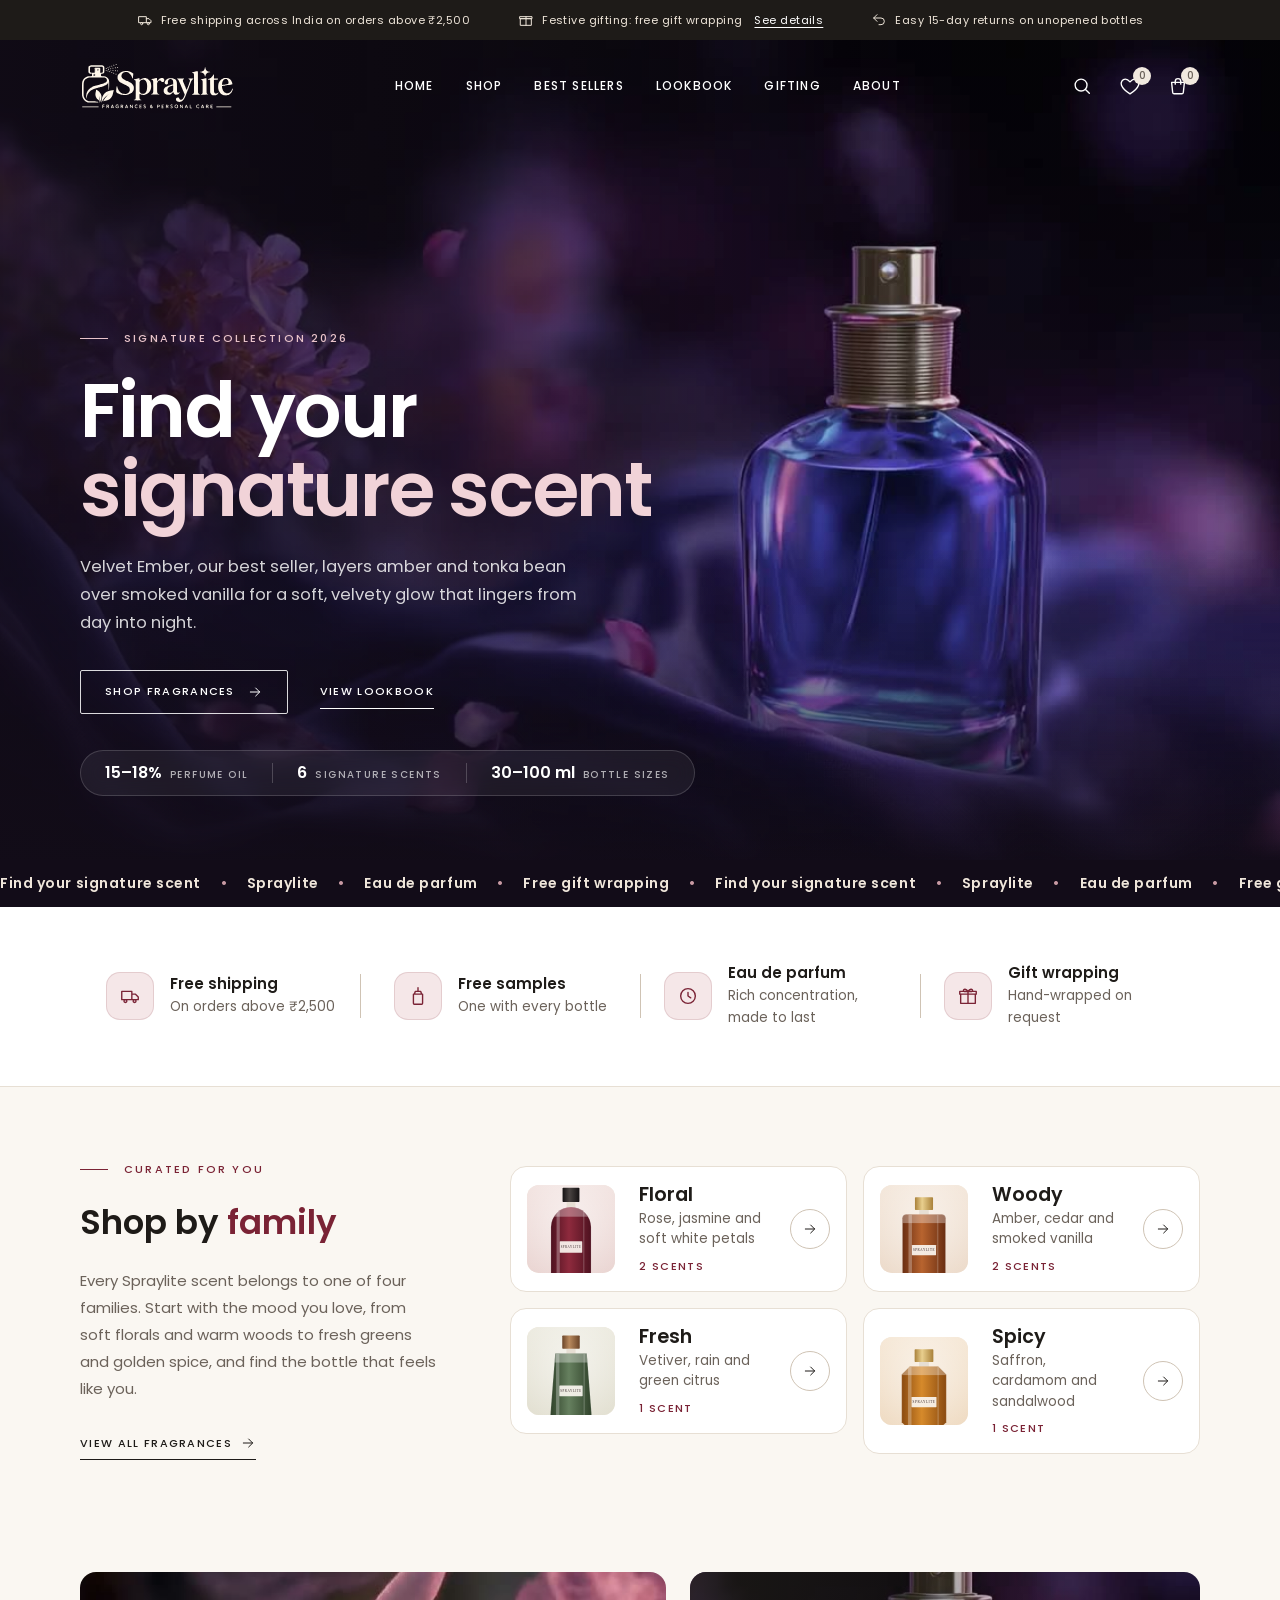
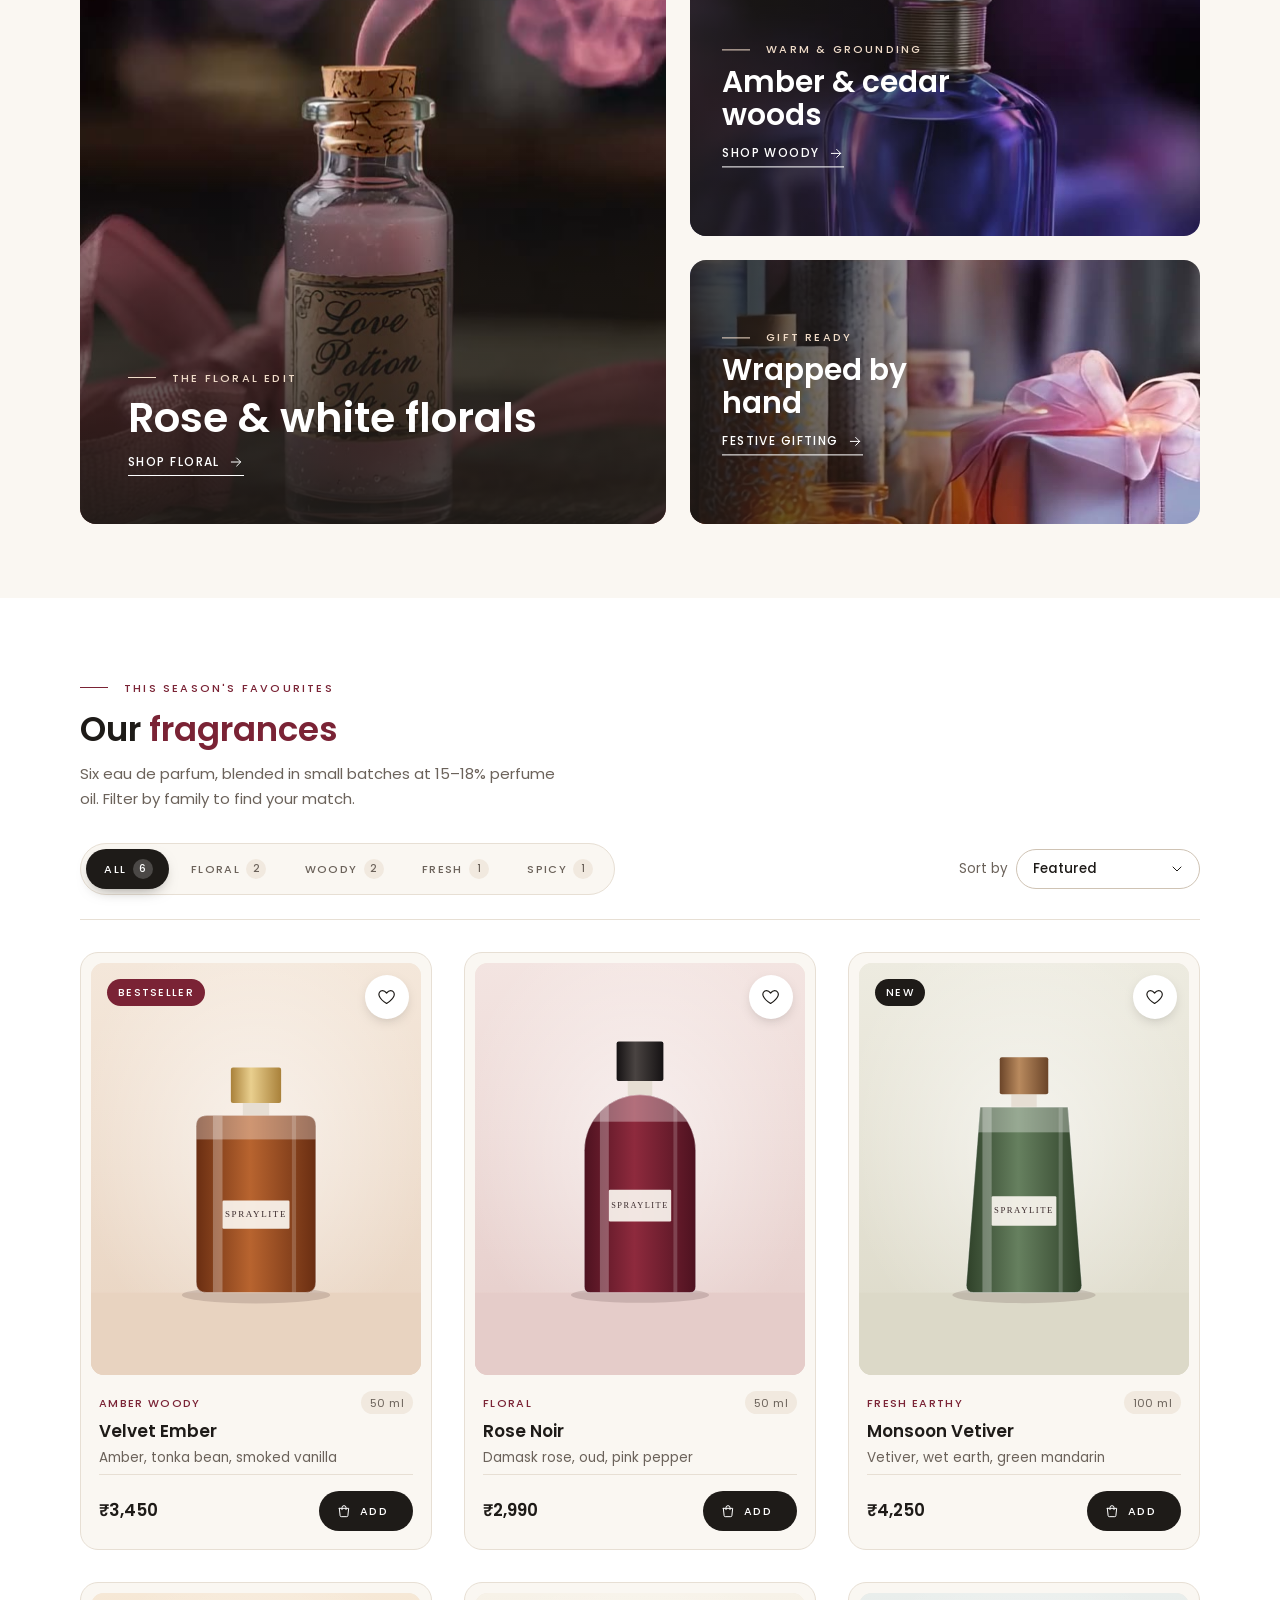
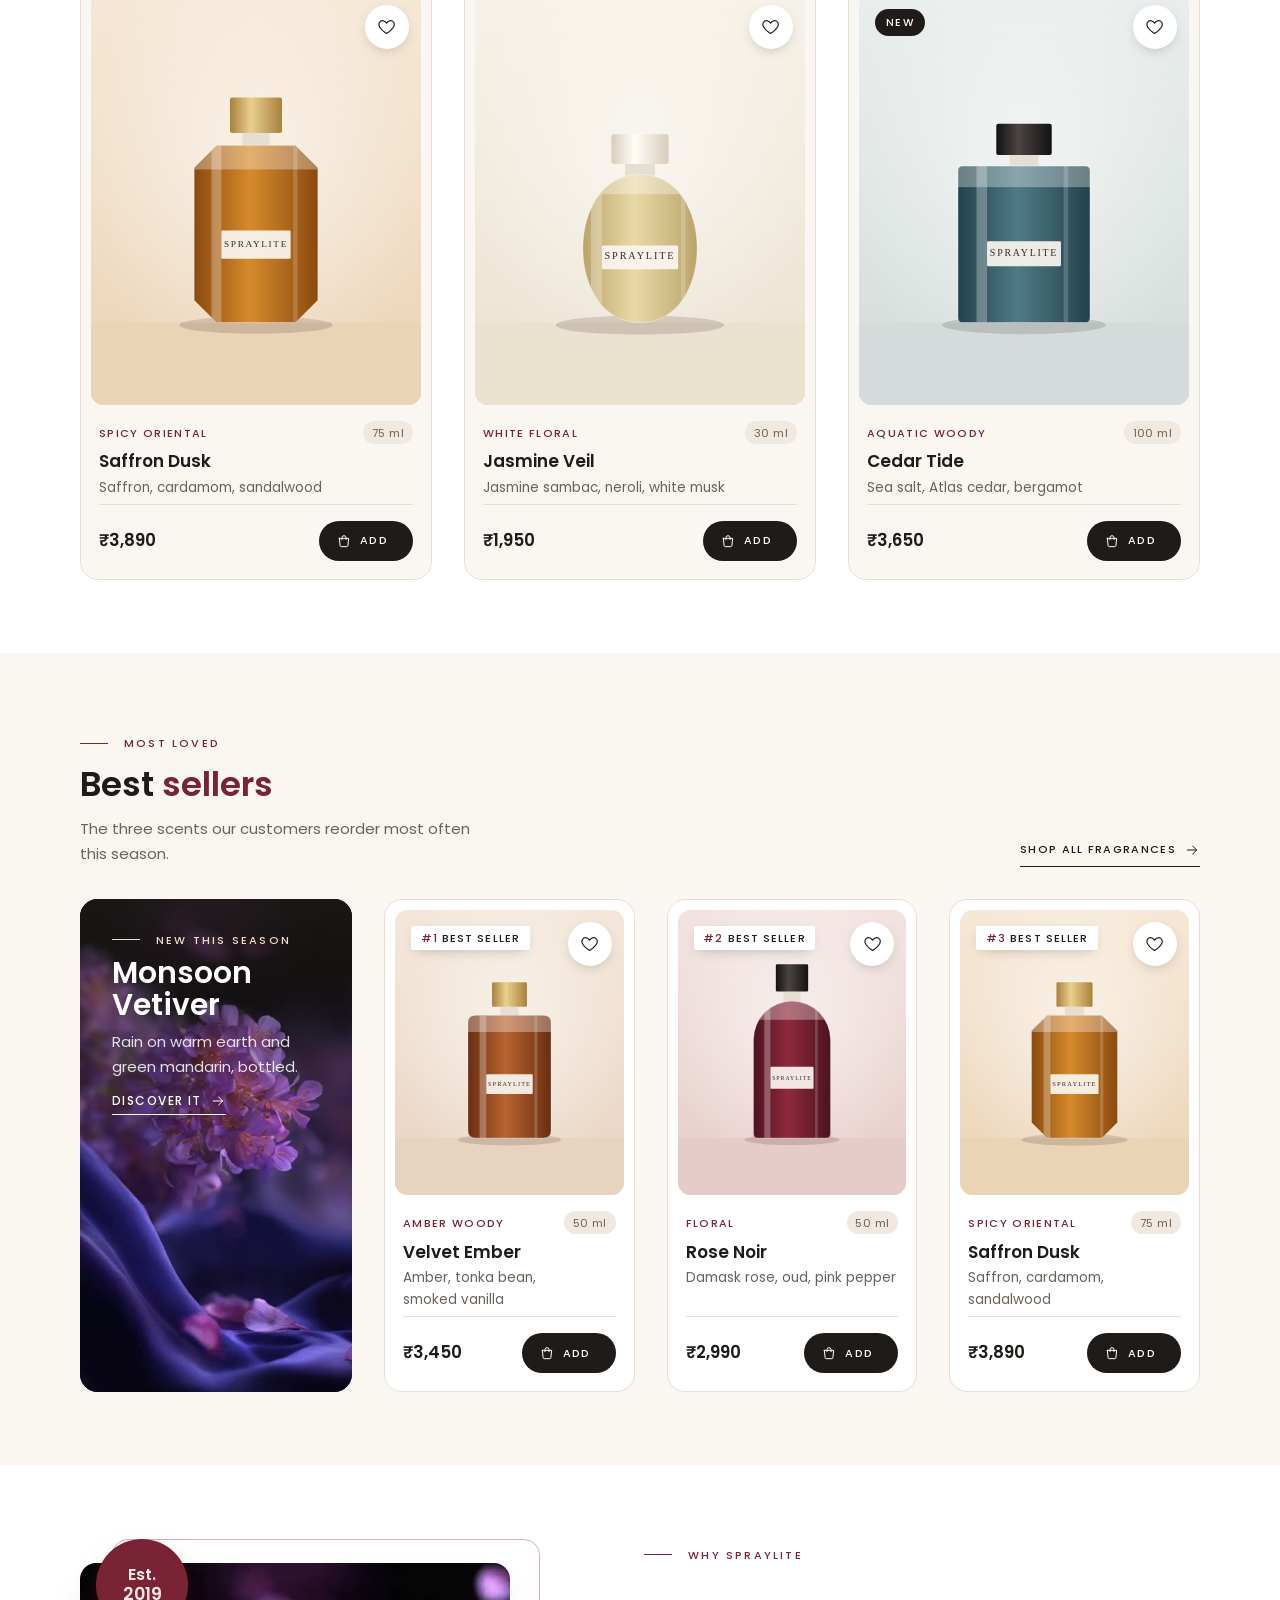
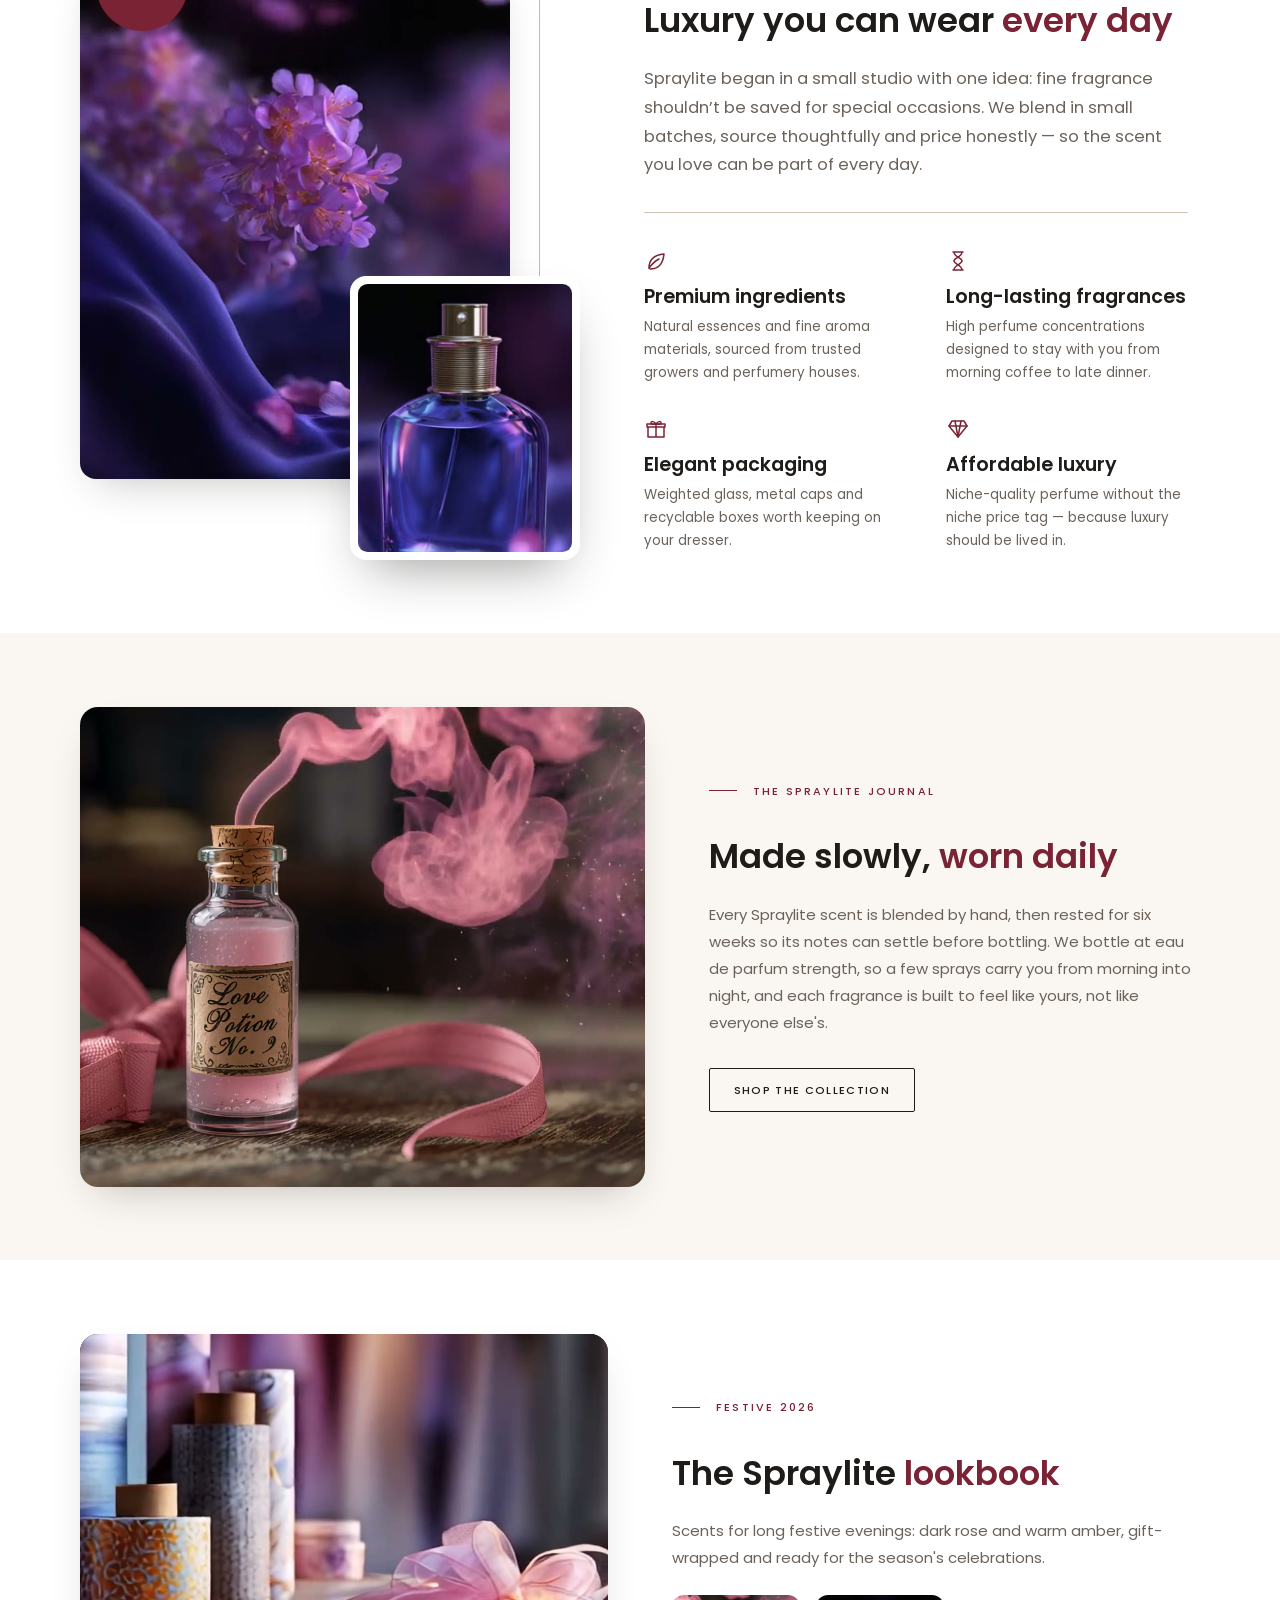
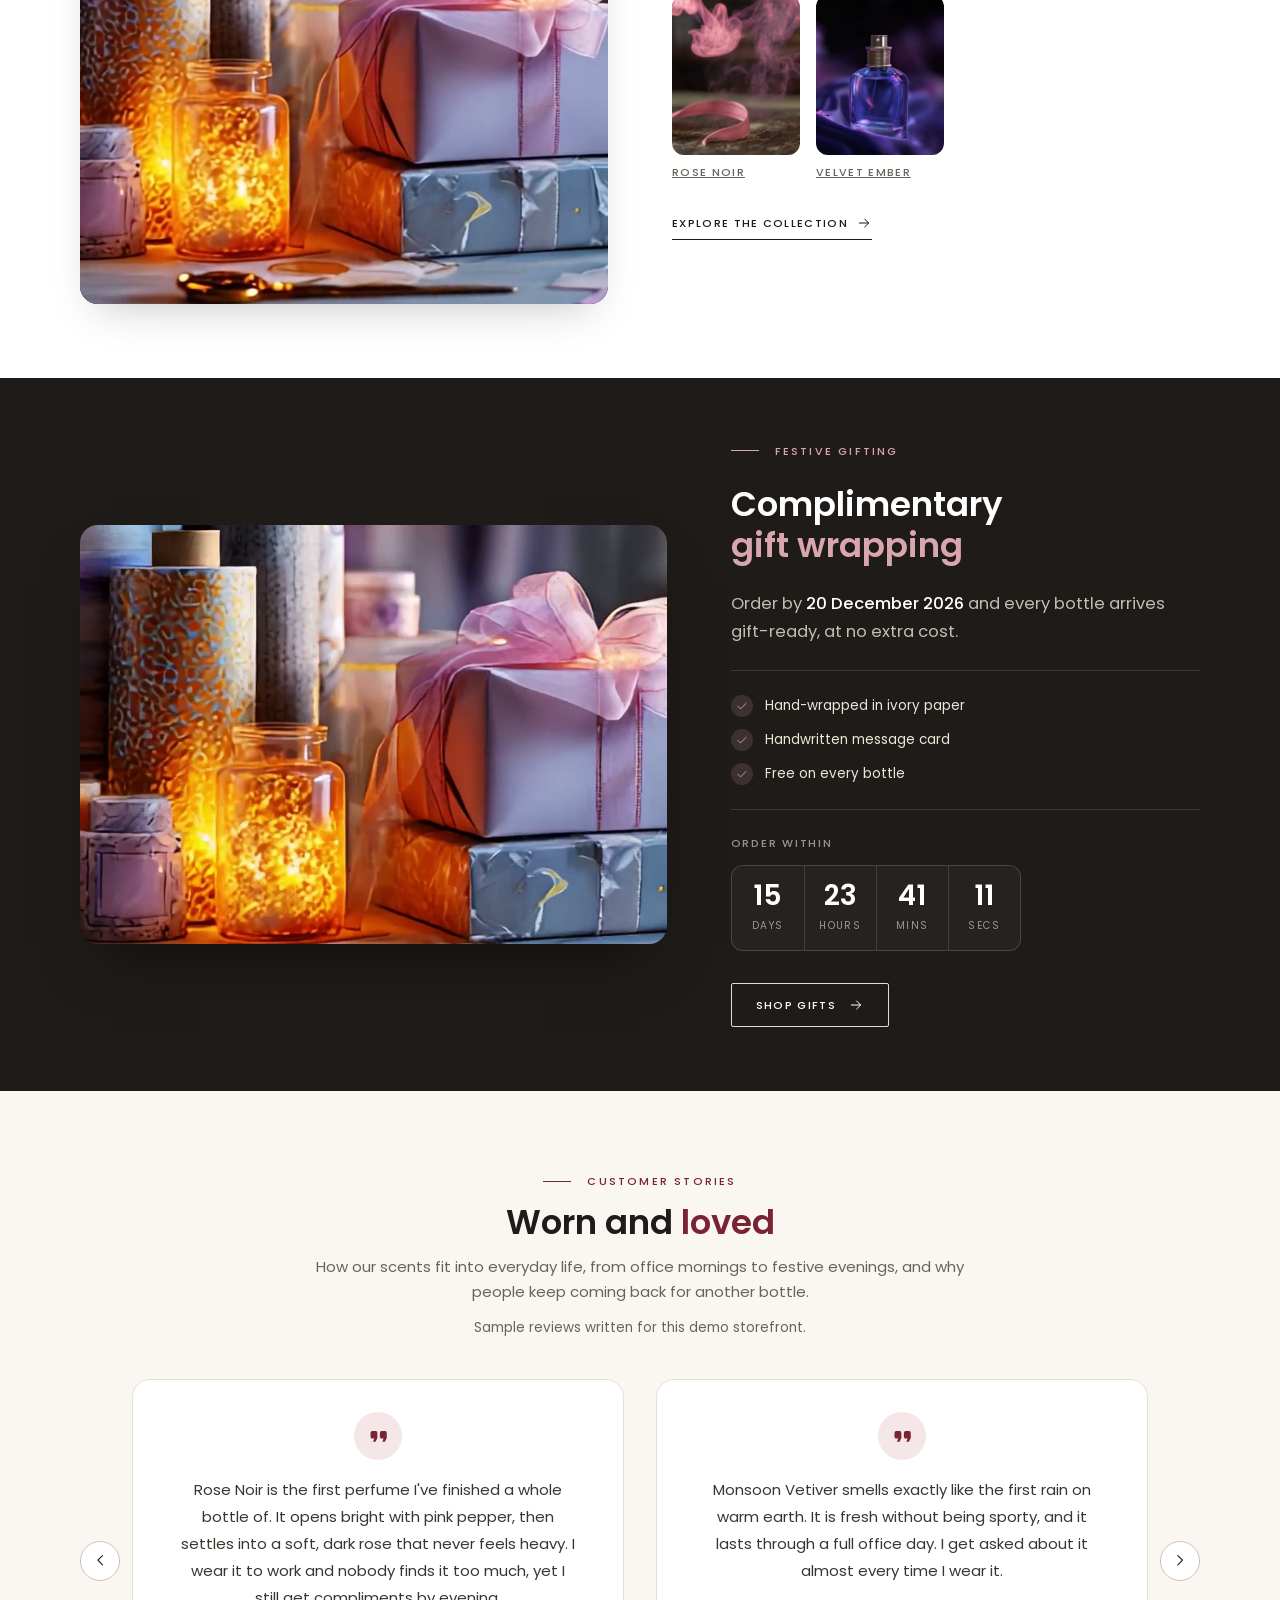
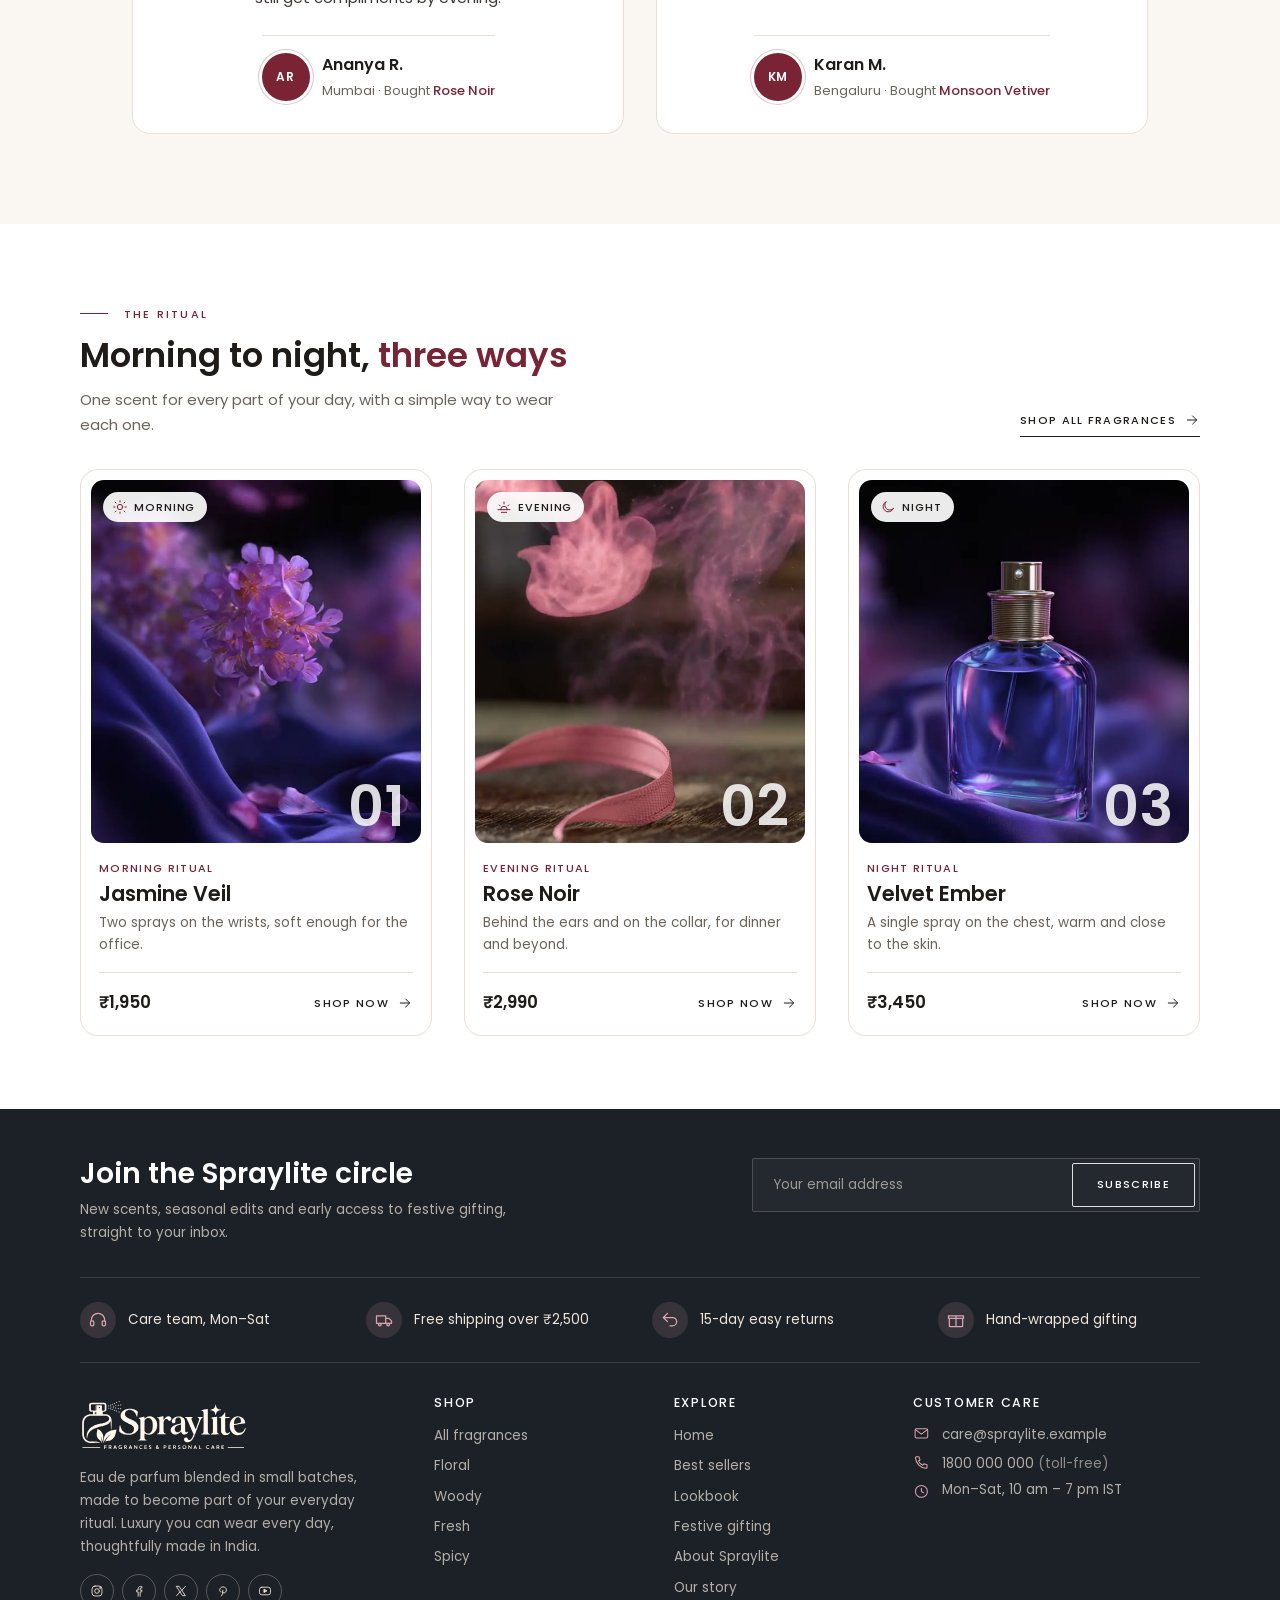
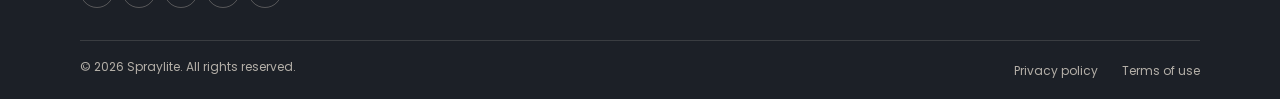
<file: index.html>
<!doctype html>
<html lang="en-IN">
<head>
  <meta charset="utf-8">
  <meta name="viewport" content="width=device-width, initial-scale=1">
  <title>Spraylite — Find your signature scent</title>
  <meta name="description" content="Spraylite perfumes: six eau de parfum, from amber woods to white florals. Shop fragrances in INR.">
  <meta name="theme-color" content="#FAF7F2">
  <link rel="canonical" href="https://spraylite-ecommerce-psi.vercel.app/">
  <meta property="og:type" content="website">
  <meta property="og:site_name" content="Spraylite">
  <meta property="og:title" content="Spraylite — Find your signature scent">
  <meta property="og:description" content="Six eau de parfum, from amber woods to white florals. A frontend demo storefront with cart and wishlist.">
  <meta property="og:url" content="https://spraylite-ecommerce-psi.vercel.app/">
  <meta property="og:image" content="https://spraylite-ecommerce-psi.vercel.app/assets/videos/hero-velvet-ember.jpg">
  <meta property="og:image:alt" content="A Spraylite perfume bottle on folds of purple velvet">
  <meta name="twitter:card" content="summary_large_image">
  <link rel="icon" href="assets/images/logo/spraylite-favicon-32.png" sizes="32x32" type="image/png">
  <link rel="icon" href="assets/images/logo/spraylite-bottle-favicon.svg" type="image/svg+xml">
  <link rel="apple-touch-icon" href="assets/images/logo/spraylite-apple-touch-icon.png">
  <script>document.documentElement.classList.add("js");</script>
  <link rel="preload" href="assets/fonts/Poppins/poppins-regular-latin.woff2" as="font" type="font/woff2" crossorigin>
  <link rel="preload" href="assets/fonts/Poppins/poppins-semibold-latin.woff2" as="font" type="font/woff2" crossorigin>
  <link rel="preload" href="assets/videos/hero-velvet-ember.jpg" as="image" fetchpriority="high">
  <link rel="stylesheet" href="css/styles.css">
</head>
<body>
  <a class="skip-link" href="#main">Skip to main content</a>

  <!-- Announcement bar -->
  <div class="announce" id="top">
    <ul class="container announce-inner" aria-label="Store information">
      <li>
        <svg class="icon" viewBox="0 0 24 24" aria-hidden="true" focusable="false"><path d="M3 7h11v9H3zM14 10h4l3 3v3h-7"/><circle cx="7" cy="17.5" r="1.6"/><circle cx="17" cy="17.5" r="1.6"/></svg>
        Free shipping across India on orders above ₹2,500
      </li>
      <li>
        <svg class="icon" viewBox="0 0 24 24" aria-hidden="true" focusable="false"><path d="M4 10h16v10H4zM3 7h18v3H3zM12 7v13"/></svg>
        Festive gifting: free gift wrapping <a href="#gifting">See details</a>
      </li>
      <li>
        <svg class="icon" viewBox="0 0 24 24" aria-hidden="true" focusable="false"><path d="M9 14 4 9l5-5"/><path d="M4 9h11a5 5 0 0 1 0 10h-3"/></svg>
        Easy 15-day returns on unopened bottles
      </li>
    </ul>
  </div>

  <!-- Header -->
  <header class="site-header is-overlay" id="site-header">
    <div class="container header-inner">
      <a class="logo" href="#top" aria-label="Spraylite, back to top">
        <img class="logo-img logo-full logo-dark" src="assets/images/logo/spraylite-bottle-burgundy.svg" alt="Spraylite — Fragrances &amp; Personal Care" width="1775" height="548">
        <!-- Light version shown while the header is transparent over the hero video. -->
        <img class="logo-img logo-full logo-light" src="assets/images/logo/spraylite-bottle-ivory.svg" alt="" width="1775" height="548">
      </a>

      <nav class="primary-nav" id="primary-nav" aria-label="Primary">
        <ul class="nav-list">
          <li><a class="nav-link" href="#top">Home</a></li>
          <li><a class="nav-link" href="#collection" data-show-all>Shop</a></li>
          <li><a class="nav-link" href="#bestsellers">Best sellers</a></li>
          <li><a class="nav-link" href="#lookbook">Lookbook</a></li>
          <li><a class="nav-link" href="#gifting">Gifting</a></li>
          <li><a class="nav-link" href="#about">About</a></li>
        </ul>
      </nav>

      <div class="header-actions">
        <button class="icon-button" type="button" id="search-button" aria-controls="search-panel" aria-expanded="false" aria-label="Search fragrances">
          <svg class="icon" viewBox="0 0 24 24" aria-hidden="true" focusable="false"><circle cx="11" cy="11" r="6.5"/><path d="m20 20-4.2-4.2"/></svg>
        </button>
        <button class="icon-button" type="button" id="wishlist-button" aria-haspopup="dialog" aria-controls="wishlist-drawer" aria-label="Wishlist, 0 items">
          <svg class="icon" viewBox="0 0 24 24" aria-hidden="true" focusable="false"><path d="M12 20.5s-7.5-4.6-9.3-9.4C1.5 7.8 3.6 4.5 7 4.5c2 0 3.4 1.1 5 3 1.6-1.9 3-3 5-3 3.4 0 5.5 3.3 4.3 6.6-1.8 4.8-9.3 9.4-9.3 9.4z"/></svg>
          <span class="count" data-count="wishlist" aria-hidden="true">0</span>
        </button>
        <button class="icon-button" type="button" id="cart-button" aria-haspopup="dialog" aria-controls="cart-drawer" aria-label="Cart, 0 items">
          <svg class="icon" viewBox="0 0 24 24" aria-hidden="true" focusable="false"><path d="M5 8h14l-1.2 11.1a1.6 1.6 0 0 1-1.6 1.4H7.8a1.6 1.6 0 0 1-1.6-1.4L5 8z"/><path d="M9 10V7a3 3 0 0 1 6 0v3"/></svg>
          <span class="count" data-count="cart" aria-hidden="true">0</span>
        </button>
        <button class="icon-button menu-toggle" type="button" id="menu-toggle" aria-controls="primary-nav" aria-expanded="false" aria-label="Menu">
          <svg class="icon icon-menu" viewBox="0 0 24 24" aria-hidden="true" focusable="false"><path d="M4 7h16M4 12h16M8 17h12"/></svg>
          <svg class="icon icon-close" viewBox="0 0 24 24" aria-hidden="true" focusable="false"><path d="M6 6l12 12M18 6L6 18"/></svg>
        </button>
      </div>
    </div>

    <!-- Search panel -->
    <div class="search-panel" id="search-panel" hidden>
      <div class="container">
        <form class="search-form" id="search-form" role="search">
          <label class="visually-hidden" for="search-input">Search fragrances</label>
          <svg class="icon" viewBox="0 0 24 24" aria-hidden="true" focusable="false"><circle cx="11" cy="11" r="6.5"/><path d="m20 20-4.2-4.2"/></svg>
          <input class="search-input" id="search-input" type="search" placeholder="Search by name, family or note" autocomplete="off" aria-describedby="search-hint">
          <button class="button button-dark" type="submit">Search</button>
          <button class="close-button" type="button" id="search-close" aria-label="Close search">
            <svg class="icon" viewBox="0 0 24 24" aria-hidden="true" focusable="false"><path d="M6 6l12 12M18 6L6 18"/></svg>
          </button>
        </form>
        <div class="search-popular">
          <span id="search-hint">Popular:</span>
          <button type="button" class="chip" data-search-term="Rose">Rose</button>
          <button type="button" class="chip" data-search-term="Oud">Oud</button>
          <button type="button" class="chip" data-search-term="Vetiver">Vetiver</button>
          <button type="button" class="chip" data-search-term="Jasmine">Jasmine</button>
          <button type="button" class="chip" data-search-term="Woody">Woody</button>
        </div>
        <p class="search-live" id="search-live" role="status" aria-live="polite"></p>
      </div>
    </div>
  </header>

  <main id="main" tabindex="-1">
    <!-- Hero: full-bleed background video with the copy laid over it.
         Muted and looping; visitors who prefer reduced motion see the poster only. -->
    <section class="hero" aria-labelledby="hero-title">
      <div class="hero-stage">
        <div class="hero-bg">
          <video id="hero-video" muted loop playsinline preload="none" width="1280" height="720"
                 poster="assets/videos/hero-velvet-ember.jpg" style="object-position: 80% 50%"
                 aria-label="A perfume bottle resting on folds of purple velvet among drifting lilac petals">
            <source src="assets/videos/hero-velvet-ember.mp4" type="video/mp4">
          </video>
        </div>
        <div class="hero-scrim" aria-hidden="true"></div>

        <div class="container hero-content">
          <div class="hero-copy">
            <p class="eyebrow">Signature collection 2026</p>
            <h1 id="hero-title">Find your <em>signature scent</em></h1>
            <p class="hero-lede">Velvet Ember, our best seller, layers amber and tonka bean over smoked vanilla for a soft, velvety glow that lingers from day into night.</p>
            <div class="hero-actions">
              <a class="button button-ghost" href="#collection" data-show-all>
                Shop fragrances
                <svg class="icon icon-sm" viewBox="0 0 24 24" aria-hidden="true" focusable="false"><path d="M5 12h14M13 6l6 6-6 6"/></svg>
              </a>
              <a class="link-underline" href="#lookbook">View lookbook</a>
            </div>
            <ul class="hero-facts" aria-label="About our perfumes">
              <li><strong>15–18%</strong> <span>Perfume oil</span></li>
              <li><strong>6</strong> <span>Signature scents</span></li>
              <li><strong>30–100 ml</strong> <span>Bottle sizes</span></li>
            </ul>
          </div>
        </div>
      </div>
      <!-- Scrolling strip: the text is in the track twice so the loop is seamless. -->
      <div class="marquee" aria-hidden="true">
        <div class="marquee-track">
          <p>Find your signature scent <span>•</span> Spraylite <span>•</span> Eau de parfum <span>•</span> Free gift wrapping <span>•</span> Find your signature scent <span>•</span> Spraylite <span>•</span> Eau de parfum <span>•</span> Free gift wrapping <span>•</span> </p>
          <p>Find your signature scent <span>•</span> Spraylite <span>•</span> Eau de parfum <span>•</span> Free gift wrapping <span>•</span> Find your signature scent <span>•</span> Spraylite <span>•</span> Eau de parfum <span>•</span> Free gift wrapping <span>•</span> </p>
        </div>
      </div>
    </section>

    <!-- Feature strip -->
    <section class="features" aria-label="Why shop with Spraylite">
      <ul class="container features-list">
        <li class="feature">
          <span class="feature-icon" aria-hidden="true"><svg class="icon" viewBox="0 0 24 24" focusable="false"><path d="M3 7h11v9H3zM14 10h4l3 3v3h-7"/><circle cx="7" cy="17.5" r="1.6"/><circle cx="17" cy="17.5" r="1.6"/></svg></span>
          <span><span class="feature-title">Free shipping</span><span class="feature-text">On orders above ₹2,500</span></span>
        </li>
        <li class="feature">
          <span class="feature-icon" aria-hidden="true"><svg class="icon" viewBox="0 0 24 24" focusable="false"><path d="M12 3v4M9 7h6l1 3H8zM7 10h10v10a1 1 0 0 1-1 1H8a1 1 0 0 1-1-1z"/></svg></span>
          <span><span class="feature-title">Free samples</span><span class="feature-text">One with every bottle</span></span>
        </li>
        <li class="feature">
          <span class="feature-icon" aria-hidden="true"><svg class="icon" viewBox="0 0 24 24" focusable="false"><circle cx="12" cy="12" r="8"/><path d="M12 8v4l3 2"/></svg></span>
          <span><span class="feature-title">Eau de parfum</span><span class="feature-text">Rich concentration, made to last</span></span>
        </li>
        <li class="feature">
          <span class="feature-icon" aria-hidden="true"><svg class="icon" viewBox="0 0 24 24" focusable="false"><path d="M4 10h16v10H4zM3 7h18v3H3zM12 7v13"/><path d="M12 7c-2-3-5-3-5-1s3 1 5 1c2 0 5 1 5-1s-3-2-5 1z"/></svg></span>
          <span><span class="feature-title">Gift wrapping</span><span class="feature-text">Hand-wrapped on request</span></span>
        </li>
      </ul>
    </section>

    <!-- Shop by family -->
    <section class="families" id="families" aria-labelledby="families-title">
      <div class="container families-layout">
        <div class="families-intro">
          <p class="eyebrow">Curated for you</p>
          <h2 class="section-title" id="families-title">Shop by <em>family</em></h2>
          <p class="families-lede">Every Spraylite scent belongs to one of four families. Start with the mood you love, from soft florals and warm woods to fresh greens and golden spice, and find the bottle that feels like you.</p>
          <a class="link-underline" href="#collection" data-show-all>
            View all fragrances
            <svg class="icon icon-sm" viewBox="0 0 24 24" aria-hidden="true" focusable="false"><path d="M5 12h14M13 6l6 6-6 6"/></svg>
          </a>
        </div>
        <ul class="family-list" id="family-list">
          <!-- Rendered from CATEGORIES in js/products.js -->
        </ul>

        <!-- Promo banners -->
        <ul class="promo-grid" aria-label="Featured edits">
          <li>
            <a class="promo" href="#collection" data-filter-link="floral">
              <img src="assets/images/photos/floral-rose-potion.jpg" width="589" height="720" alt="" loading="lazy" decoding="async">
              <span class="promo-text">
                <span class="eyebrow">The floral edit</span>
                <span class="promo-title">Rose &amp; white florals</span>
                <span class="promo-link">Shop floral <svg class="icon icon-sm" viewBox="0 0 24 24" aria-hidden="true" focusable="false"><path d="M5 12h14M13 6l6 6-6 6"/></svg></span>
              </span>
            </a>
          </li>
          <li>
            <a class="promo" href="#collection" data-filter-link="woody">
              <img src="assets/images/photos/amber-velvet-bottle.jpg" width="589" height="720" alt="" loading="lazy" decoding="async">
              <span class="promo-text">
                <span class="eyebrow">Warm &amp; grounding</span>
                <span class="promo-title">Amber &amp; cedar woods</span>
                <span class="promo-link">Shop woody <svg class="icon icon-sm" viewBox="0 0 24 24" aria-hidden="true" focusable="false"><path d="M5 12h14M13 6l6 6-6 6"/></svg></span>
              </span>
            </a>
          </li>
          <li>
            <a class="promo" href="#gifting">
              <img src="assets/images/photos/gift-boxes-glow.jpg" width="720" height="880" alt="" loading="lazy" decoding="async">
              <span class="promo-text">
                <span class="eyebrow">Gift ready</span>
                <span class="promo-title">Wrapped by hand</span>
                <span class="promo-link">Festive gifting <svg class="icon icon-sm" viewBox="0 0 24 24" aria-hidden="true" focusable="false"><path d="M5 12h14M13 6l6 6-6 6"/></svg></span>
              </span>
            </a>
          </li>
        </ul>
      </div>
    </section>

    <!-- Product collection -->
    <section class="collection" id="collection" aria-labelledby="collection-title" tabindex="-1">
      <div class="container">
        <div class="section-head section-head-split collection-head">
          <div>
            <p class="eyebrow">This season's favourites</p>
            <h2 class="section-title" id="collection-title">Our <em>fragrances</em></h2>
            <p class="section-intro">Six eau de parfum, blended in small batches at 15–18% perfume oil. Filter by family to find your match.</p>
          </div>
        </div>

        <!-- Shop toolbar: family filters on the left; result count and sort on the right. -->
        <div class="shop-toolbar">
          <div class="filter-tabs" id="filter-tabs" role="group" aria-label="Filter by fragrance family">
            <!-- Rendered by js/app.js -->
          </div>
          <div class="shop-toolbar-end">
            <p class="collection-count" id="collection-count" aria-hidden="true"></p>
            <div class="sort-control">
              <span id="sort-label">Sort by</span>
              <!-- Native select is the no-JS fallback; js/app.js swaps in a styled listbox. -->
              <select id="sort-select" aria-labelledby="sort-label">
                <option value="featured">Featured</option>
                <option value="price-asc">Price: low to high</option>
                <option value="price-desc">Price: high to low</option>
                <option value="name">Name: A to Z</option>
              </select>
            </div>
          </div>
        </div>
        <div class="search-summary" id="search-summary" hidden>
          <p>Results for “<span id="search-summary-term"></span>”</p>
          <button class="text-button" type="button" data-clear-search>Clear search</button>
        </div>
        <p class="visually-hidden" id="filter-status" role="status" aria-live="polite"></p>

        <ul class="product-grid" id="product-grid" aria-label="Perfumes">
          <!-- Product cards are rendered from js/products.js -->
        </ul>
        <div class="grid-empty" id="grid-empty" hidden>
          <p class="empty-title">No fragrances match your search</p>
          <p>Try a note such as rose, oud or vetiver.</p>
          <button class="button button-outline" type="button" data-clear-search>Clear search</button>
        </div>
        <noscript><p class="noscript">Please enable JavaScript to browse the collection.</p></noscript>
      </div>
    </section>

    <!-- Best sellers -->
    <section class="bestsellers" id="bestsellers" aria-labelledby="bestsellers-title">
      <div class="container">
        <div class="section-head section-head-split">
          <div>
            <p class="eyebrow">Most loved</p>
            <h2 class="section-title" id="bestsellers-title">Best <em>sellers</em></h2>
            <p class="section-intro">The three scents our customers reorder most often this season.</p>
          </div>
          <a class="link-underline" href="#collection" data-show-all>
            Shop all fragrances
            <svg class="icon icon-sm" viewBox="0 0 24 24" aria-hidden="true" focusable="false"><path d="M5 12h14M13 6l6 6-6 6"/></svg>
          </a>
        </div>
        <div class="bestsellers-layout">
          <a class="feature-card" href="#product-monsoon-vetiver" data-show-all>
            <img src="assets/images/photos/lavender-velvet.jpg" width="589" height="720" alt="" loading="lazy" decoding="async">
            <span class="feature-card-text">
              <span class="eyebrow">New this season</span>
              <span class="feature-card-title">Monsoon Vetiver</span>
              <span class="feature-card-copy">Rain on warm earth and green mandarin, bottled.</span>
              <span class="promo-link">Discover it <svg class="icon icon-sm" viewBox="0 0 24 24" aria-hidden="true" focusable="false"><path d="M5 12h14M13 6l6 6-6 6"/></svg></span>
            </span>
          </a>
          <ul class="product-grid bestseller-grid" id="bestseller-grid" aria-label="Best sellers">
            <!-- Rendered from products with a rank -->
          </ul>
        </div>
      </div>
    </section>

    <!-- About: Why Spraylite -->
    <section class="about" id="about" aria-labelledby="about-title">
      <div class="container about-inner">
        <!-- Collage: the velvet scene with a framed close-up of the bottle laid over its corner. -->
        <div class="about-media about-collage">
          <img class="about-collage-main" src="assets/images/photos/about-lavender.jpg" width="600" height="720"
               alt="Lavender blooms and drifting petals over folds of purple velvet"
               loading="lazy" decoding="async">
          <figure class="about-collage-detail">
            <img src="assets/images/photos/about-bottle-detail.jpg" width="480" height="600"
                 alt="Close-up of a violet Spraylite bottle with a ribbed gold collar"
                 loading="lazy" decoding="async">
          </figure>
          <p class="about-badge"><span>Est.</span> 2019</p>
        </div>
        <div class="about-copy">
          <p class="eyebrow">Why Spraylite</p>
          <h2 class="section-title" id="about-title">Luxury you can wear <em>every day</em></h2>
          <p class="about-lede">Spraylite began in a small studio with one idea: fine fragrance shouldn’t be saved for special occasions. We blend in small batches, source thoughtfully and price honestly — so the scent you love can be part of every day.</p>
          <ul class="about-points">
            <li>
              <svg class="icon" viewBox="0 0 24 24" aria-hidden="true" focusable="false"><path d="M5 19c0-8 5-13 15-14-1 10-6 15-14 15"/><path d="M5 19c3-4 6-7 10-9"/></svg>
              <h3>Premium ingredients</h3>
              <p>Natural essences and fine aroma materials, sourced from trusted growers and perfumery houses.</p>
            </li>
            <li>
              <svg class="icon" viewBox="0 0 24 24" aria-hidden="true" focusable="false"><path d="M7 3h10M7 21h10M8 3c0 5 8 6 8 9s-8 4-8 9M16 3c0 5-8 6-8 9s8 4 8 9"/></svg>
              <h3>Long-lasting fragrances</h3>
              <p>High perfume concentrations designed to stay with you from morning coffee to late dinner.</p>
            </li>
            <li>
              <svg class="icon" viewBox="0 0 24 24" aria-hidden="true" focusable="false"><path d="M4 10h16v10H4zM3 7h18v3H3zM12 7v13"/><path d="M12 7c-2-3-5-3-5-1s3 1 5 1c2 0 5 1 5-1s-3-2-5 1z"/></svg>
              <h3>Elegant packaging</h3>
              <p>Weighted glass, metal caps and recyclable boxes worth keeping on your dresser.</p>
            </li>
            <li>
              <svg class="icon" viewBox="0 0 24 24" aria-hidden="true" focusable="false"><path d="M6 4h12l3 5-9 11L3 9z"/><path d="M3 9h18M9 4l3 16 3-16"/></svg>
              <h3>Affordable luxury</h3>
              <p>Niche-quality perfume without the niche price tag — because luxury should be lived in.</p>
            </li>
          </ul>
        </div>
      </div>
    </section>

    <!-- Story (editorial) -->
    <section class="story" id="story" aria-labelledby="story-title">
      <div class="container story-inner">
        <div class="story-media">
          <img src="assets/images/photos/story-rose-potion.jpg" width="1280" height="720"
               alt="A small cork-stoppered bottle of rose perfume beside a pink ribbon, with rose-pink smoke curling upward"
               loading="lazy" decoding="async">
        </div>
        <div class="story-copy">
          <p class="eyebrow">The Spraylite journal</p>
          <h2 class="section-title" id="story-title">Made slowly, <em>worn daily</em></h2>
          <p>Every Spraylite scent is blended by hand, then rested for six weeks so its notes can settle before bottling. We bottle at eau de parfum strength, so a few sprays carry you from morning into night, and each fragrance is built to feel like yours, not like everyone else's.</p>
          <a class="button button-outline" href="#collection" data-show-all>Shop the collection</a>
        </div>
      </div>
    </section>

    <!-- Lookbook -->
    <section class="lookbook" id="lookbook" aria-labelledby="lookbook-title">
      <div class="container lookbook-inner">
        <figure class="lookbook-media">
          <img src="assets/images/photos/lookbook-gift-evening.jpg" width="720" height="864"
               alt="Gift boxes tied with a pink organza bow beside a glowing jar and rolls of wrapping paper"
               loading="lazy" decoding="async">
        </figure>
        <div class="lookbook-copy">
          <p class="eyebrow">Festive 2026</p>
          <h2 class="section-title" id="lookbook-title">The Spraylite <em>lookbook</em></h2>
          <p>Scents for long festive evenings: dark rose and warm amber, gift-wrapped and ready for the season's celebrations.</p>
          <div class="lookbook-thumbs">
            <figure>
              <img src="assets/images/photos/rose-smoke.jpg" width="589" height="720" alt="Rose-pink smoke drifting over a pink ribbon" loading="lazy" decoding="async">
              <figcaption><a href="#product-rose-noir" data-show-all>Rose Noir</a></figcaption>
            </figure>
            <figure>
              <img src="assets/images/photos/amber-velvet-bottle.jpg" width="589" height="720" alt="A violet perfume bottle on purple velvet among lavender blooms" loading="lazy" decoding="async">
              <figcaption><a href="#product-velvet-ember" data-show-all>Velvet Ember</a></figcaption>
            </figure>
          </div>
          <a class="link-underline" href="#collection" data-show-all>
            Explore the collection
            <svg class="icon icon-sm" viewBox="0 0 24 24" aria-hidden="true" focusable="false"><path d="M5 12h14M13 6l6 6-6 6"/></svg>
          </a>
        </div>
      </div>
    </section>

    <!-- Festive gifting with countdown -->
    <section class="gifting" id="gifting" aria-labelledby="gifting-title">
      <div class="container gifting-inner">
        <div class="gifting-media">
          <img src="assets/images/photos/gifting-wrapped-boxes-hd.jpg" width="1440" height="1028"
               alt="Gift boxes wrapped in lilac paper with a pink bow, beside a glowing jar"
               loading="lazy" decoding="async">
        </div>
        <div class="gifting-copy">
          <p class="eyebrow">Festive gifting</p>
          <h2 class="section-title" id="gifting-title">Complimentary <em>gift wrapping</em></h2>
          <p class="gifting-lede">Order by <strong>20 December 2026</strong> and every bottle arrives gift-ready, at no extra cost.</p>
          <ul class="gifting-perks">
            <li><svg class="icon" viewBox="0 0 24 24" aria-hidden="true" focusable="false"><path d="m5 12.5 4.5 4.5L19 7.5"/></svg>Hand-wrapped in ivory paper</li>
            <li><svg class="icon" viewBox="0 0 24 24" aria-hidden="true" focusable="false"><path d="m5 12.5 4.5 4.5L19 7.5"/></svg>Handwritten message card</li>
            <li><svg class="icon" viewBox="0 0 24 24" aria-hidden="true" focusable="false"><path d="m5 12.5 4.5 4.5L19 7.5"/></svg>Free on every bottle</li>
          </ul>
          <div class="countdown" id="countdown" role="timer" aria-label="Time left to order with free gift wrapping">
            <span class="countdown-label" aria-hidden="true">Order within</span>
            <div class="countdown-units">
              <div class="countdown-unit"><span data-unit="days">00</span><small>Days</small></div>
              <div class="countdown-unit"><span data-unit="hours">00</span><small>Hours</small></div>
              <div class="countdown-unit"><span data-unit="minutes">00</span><small>Mins</small></div>
              <div class="countdown-unit"><span data-unit="seconds">00</span><small>Secs</small></div>
            </div>
          </div>
          <p class="countdown-ended" id="countdown-ended" hidden>Festive gift wrapping has closed for this season.</p>
          <a class="button button-ghost" href="#collection" data-show-all>
            Shop gifts
            <svg class="icon icon-sm" viewBox="0 0 24 24" aria-hidden="true" focusable="false"><path d="M5 12h14M13 6l6 6-6 6"/></svg>
          </a>
        </div>
      </div>
    </section>

    <!-- Testimonials -->
    <section class="testimonials" aria-labelledby="testimonials-title">
      <div class="container">
        <div class="section-head section-head-center">
          <p class="eyebrow">Customer stories</p>
          <h2 class="section-title" id="testimonials-title">Worn and <em>loved</em></h2>
          <p class="section-intro">How our scents fit into everyday life, from office mornings to festive evenings, and why people keep coming back for another bottle.</p>
          <p class="section-note">Sample reviews written for this demo storefront.</p>
        </div>
        <!-- Auto slider: advances on its own, pauses on hover/focus, stops once the visitor uses the controls. -->
        <div class="slider testimonial-slider" data-slider data-autoplay="6000" role="region" aria-roledescription="carousel" aria-label="Customer reviews">
          <ul class="slider-track testimonial-track" data-slider-track>
            <li class="testimonial">
              <span class="testimonial-icon" aria-hidden="true"><svg viewBox="0 0 32 32" focusable="false"><path d="M13 8H7a3 3 0 0 0-3 3v6a3 3 0 0 0 3 3h3l-2 5h4l3-6v-8a3 3 0 0 0-2-3zm15 0h-6a3 3 0 0 0-3 3v6a3 3 0 0 0 3 3h3l-2 5h4l3-6v-8a3 3 0 0 0-2-3z"/></svg></span>
              <blockquote>Rose Noir is the first perfume I've finished a whole bottle of. It opens bright with pink pepper, then settles into a soft, dark rose that never feels heavy. I wear it to work and nobody finds it too much, yet I still get compliments by evening.</blockquote>
              <div class="testimonial-author">
                <span class="avatar" aria-hidden="true">AR</span>
                <span class="testimonial-who">
                  <strong>Ananya R.</strong>
                  <span>Mumbai · Bought <a href="#product-rose-noir" data-show-all>Rose Noir</a></span>
                </span>
              </div>
            </li>
            <li class="testimonial">
              <span class="testimonial-icon" aria-hidden="true"><svg viewBox="0 0 32 32" focusable="false"><path d="M13 8H7a3 3 0 0 0-3 3v6a3 3 0 0 0 3 3h3l-2 5h4l3-6v-8a3 3 0 0 0-2-3zm15 0h-6a3 3 0 0 0-3 3v6a3 3 0 0 0 3 3h3l-2 5h4l3-6v-8a3 3 0 0 0-2-3z"/></svg></span>
              <blockquote>Monsoon Vetiver smells exactly like the first rain on warm earth. It is fresh without being sporty, and it lasts through a full office day. I get asked about it almost every time I wear it.</blockquote>
              <div class="testimonial-author">
                <span class="avatar" aria-hidden="true">KM</span>
                <span class="testimonial-who">
                  <strong>Karan M.</strong>
                  <span>Bengaluru · Bought <a href="#product-monsoon-vetiver" data-show-all>Monsoon Vetiver</a></span>
                </span>
              </div>
            </li>
            <li class="testimonial">
              <span class="testimonial-icon" aria-hidden="true"><svg viewBox="0 0 32 32" focusable="false"><path d="M13 8H7a3 3 0 0 0-3 3v6a3 3 0 0 0 3 3h3l-2 5h4l3-6v-8a3 3 0 0 0-2-3zm15 0h-6a3 3 0 0 0-3 3v6a3 3 0 0 0 3 3h3l-2 5h4l3-6v-8a3 3 0 0 0-2-3z"/></svg></span>
              <blockquote>I ordered Jasmine Veil as a birthday gift for my sister. The hand-wrapping and handwritten card made it feel really special, and the scent itself is soft, clean and lasts all day. I have since bought a bottle for myself.</blockquote>
              <div class="testimonial-author">
                <span class="avatar" aria-hidden="true">MS</span>
                <span class="testimonial-who">
                  <strong>Meera S.</strong>
                  <span>Pune · Bought <a href="#product-jasmine-veil" data-show-all>Jasmine Veil</a></span>
                </span>
              </div>
            </li>
            <li class="testimonial">
              <span class="testimonial-icon" aria-hidden="true"><svg viewBox="0 0 32 32" focusable="false"><path d="M13 8H7a3 3 0 0 0-3 3v6a3 3 0 0 0 3 3h3l-2 5h4l3-6v-8a3 3 0 0 0-2-3zm15 0h-6a3 3 0 0 0-3 3v6a3 3 0 0 0 3 3h3l-2 5h4l3-6v-8a3 3 0 0 0-2-3z"/></svg></span>
              <blockquote>Velvet Ember has become my evening signature. The amber and vanilla are warm and cosy without being sweet, and it still lingers on my scarf the next morning. Two sprays are honestly enough.</blockquote>
              <div class="testimonial-author">
                <span class="avatar" aria-hidden="true">RK</span>
                <span class="testimonial-who">
                  <strong>Riya K.</strong>
                  <span>Delhi · Bought <a href="#product-velvet-ember" data-show-all>Velvet Ember</a></span>
                </span>
              </div>
            </li>
            <li class="testimonial">
              <span class="testimonial-icon" aria-hidden="true"><svg viewBox="0 0 32 32" focusable="false"><path d="M13 8H7a3 3 0 0 0-3 3v6a3 3 0 0 0 3 3h3l-2 5h4l3-6v-8a3 3 0 0 0-2-3zm15 0h-6a3 3 0 0 0-3 3v6a3 3 0 0 0 3 3h3l-2 5h4l3-6v-8a3 3 0 0 0-2-3z"/></svg></span>
              <blockquote>Saffron Dusk feels made for festive nights. It is rich and spicy but never loud, and the sandalwood dry-down is beautiful. The bottle looks lovely on my dresser too.</blockquote>
              <div class="testimonial-author">
                <span class="avatar" aria-hidden="true">AV</span>
                <span class="testimonial-who">
                  <strong>Arjun V.</strong>
                  <span>Jaipur · Bought <a href="#product-saffron-dusk" data-show-all>Saffron Dusk</a></span>
                </span>
              </div>
            </li>
            <li class="testimonial">
              <span class="testimonial-icon" aria-hidden="true"><svg viewBox="0 0 32 32" focusable="false"><path d="M13 8H7a3 3 0 0 0-3 3v6a3 3 0 0 0 3 3h3l-2 5h4l3-6v-8a3 3 0 0 0-2-3zm15 0h-6a3 3 0 0 0-3 3v6a3 3 0 0 0 3 3h3l-2 5h4l3-6v-8a3 3 0 0 0-2-3z"/></svg></span>
              <blockquote>Cedar Tide is clean and calm, perfect for long office days and humid weather. It smells like sea air and fresh wood, and it stays close to the skin without fading too fast.</blockquote>
              <div class="testimonial-author">
                <span class="avatar" aria-hidden="true">NP</span>
                <span class="testimonial-who">
                  <strong>Nisha P.</strong>
                  <span>Chennai · Bought <a href="#product-cedar-tide" data-show-all>Cedar Tide</a></span>
                </span>
              </div>
            </li>
          </ul>
          <button class="slider-btn testimonial-arrow testimonial-arrow-prev" type="button" data-slider-prev aria-label="Previous review"><svg class="icon" viewBox="0 0 24 24" aria-hidden="true" focusable="false"><path d="M15 6l-6 6 6 6"/></svg></button>
          <button class="slider-btn testimonial-arrow testimonial-arrow-next" type="button" data-slider-next aria-label="Next review"><svg class="icon" viewBox="0 0 24 24" aria-hidden="true" focusable="false"><path d="M9 6l6 6-6 6"/></svg></button>
        </div>
      </div>
    </section>


    <!-- Three ways to wear -->
    <section class="ways" aria-labelledby="ways-title">
      <div class="container">
        <div class="section-head section-head-split">
          <div>
            <p class="eyebrow">The ritual</p>
            <h2 class="section-title" id="ways-title">Morning to night, <em>three ways</em></h2>
            <p class="section-intro">One scent for every part of your day, with a simple way to wear each one.</p>
          </div>
          <a class="link-underline" href="#collection" data-show-all>
            Shop all fragrances
            <svg class="icon icon-sm" viewBox="0 0 24 24" aria-hidden="true" focusable="false"><path d="M5 12h14M13 6l6 6-6 6"/></svg>
          </a>
        </div>
        <ul class="ways-grid">
          <li>
            <a class="way" href="#product-jasmine-veil" data-show-all>
              <span class="way-media">
                <img src="assets/images/photos/lavender-velvet.jpg" width="589" height="720" alt="" loading="lazy" decoding="async">
                <span class="way-chip"><svg class="icon" viewBox="0 0 24 24" aria-hidden="true" focusable="false"><circle cx="12" cy="12" r="4"/><path d="M12 2.5v2M12 19.5v2M4.6 4.6l1.4 1.4M18 18l1.4 1.4M2.5 12h2M19.5 12h2M4.6 19.4 6 18M18 6l1.4-1.4"/></svg>Morning</span>
                <span class="way-step" aria-hidden="true">01</span>
              </span>
              <span class="way-body">
                <span class="way-label">Morning ritual</span>
                <span class="way-title">Jasmine Veil</span>
                <span class="way-text">Two sprays on the wrists, soft enough for the office.</span>
                <span class="way-foot">
                  <span class="way-price" data-price-for="jasmine-veil">₹1,950</span>
                  <span class="way-cta">Shop now <svg class="icon icon-sm" viewBox="0 0 24 24" aria-hidden="true" focusable="false"><path d="M5 12h14M13 6l6 6-6 6"/></svg></span>
                </span>
              </span>
            </a>
          </li>
          <li>
            <a class="way" href="#product-rose-noir" data-show-all>
              <span class="way-media">
                <img src="assets/images/photos/rose-smoke.jpg" width="589" height="720" alt="" loading="lazy" decoding="async">
                <span class="way-chip"><svg class="icon" viewBox="0 0 24 24" aria-hidden="true" focusable="false"><path d="M7 16a5 5 0 0 1 10 0"/><path d="M3 16h18M12 4.5v3M4.9 8.9l1.4 1.4M19.1 8.9l-1.4 1.4M8 20h8"/></svg>Evening</span>
                <span class="way-step" aria-hidden="true">02</span>
              </span>
              <span class="way-body">
                <span class="way-label">Evening ritual</span>
                <span class="way-title">Rose Noir</span>
                <span class="way-text">Behind the ears and on the collar, for dinner and beyond.</span>
                <span class="way-foot">
                  <span class="way-price" data-price-for="rose-noir">₹2,990</span>
                  <span class="way-cta">Shop now <svg class="icon icon-sm" viewBox="0 0 24 24" aria-hidden="true" focusable="false"><path d="M5 12h14M13 6l6 6-6 6"/></svg></span>
                </span>
              </span>
            </a>
          </li>
          <li>
            <a class="way" href="#product-velvet-ember" data-show-all>
              <span class="way-media">
                <img src="assets/images/photos/amber-velvet-bottle.jpg" width="589" height="720" alt="" loading="lazy" decoding="async">
                <span class="way-chip"><svg class="icon" viewBox="0 0 24 24" aria-hidden="true" focusable="false"><path d="M20 14.5A8 8 0 1 1 9.5 4a6.5 6.5 0 0 0 10.5 10.5z"/></svg>Night</span>
                <span class="way-step" aria-hidden="true">03</span>
              </span>
              <span class="way-body">
                <span class="way-label">Night ritual</span>
                <span class="way-title">Velvet Ember</span>
                <span class="way-text">A single spray on the chest, warm and close to the skin.</span>
                <span class="way-foot">
                  <span class="way-price" data-price-for="velvet-ember">₹3,450</span>
                  <span class="way-cta">Shop now <svg class="icon icon-sm" viewBox="0 0 24 24" aria-hidden="true" focusable="false"><path d="M5 12h14M13 6l6 6-6 6"/></svg></span>
                </span>
              </span>
            </a>
          </li>
        </ul>
      </div>
    </section>
  </main>

  <!-- Footer -->
  <footer class="site-footer">
    <div class="container">
      <!-- Newsletter band -->
      <div class="footer-newsletter">
        <div class="footer-newsletter-copy">
          <h2 class="footer-newsletter-title" id="footer-newsletter">Join the Spraylite circle</h2>
          <p>New scents, seasonal edits and early access to festive gifting, straight to your inbox.</p>
        </div>
        <div class="footer-newsletter-form">
          <form class="newsletter" id="newsletter-form" novalidate aria-labelledby="footer-newsletter">
            <label class="visually-hidden" for="newsletter-email">Email address</label>
            <input id="newsletter-email" name="email" type="email" autocomplete="email" placeholder="Your email address" required aria-describedby="newsletter-message">
            <button class="button button-ghost" type="submit">Subscribe</button>
          </form>
          <p class="newsletter-message" id="newsletter-message" role="status" aria-live="polite"></p>
        </div>
      </div>

      <ul class="footer-trust" aria-label="Shopping with Spraylite">
        <li><svg class="icon" viewBox="0 0 24 24" aria-hidden="true" focusable="false"><path d="M4 13v-1a8 8 0 0 1 16 0v1"/><rect x="3" y="13" width="4" height="6" rx="1.5"/><rect x="17" y="13" width="4" height="6" rx="1.5"/></svg><span>Care team, Mon–Sat</span></li>
        <li><svg class="icon" viewBox="0 0 24 24" aria-hidden="true" focusable="false"><path d="M3 7h11v9H3zM14 10h4l3 3v3h-7"/><circle cx="7" cy="17.5" r="1.6"/><circle cx="17" cy="17.5" r="1.6"/></svg><span>Free shipping over ₹2,500</span></li>
        <li><svg class="icon" viewBox="0 0 24 24" aria-hidden="true" focusable="false"><path d="M9 14 4 9l5-5"/><path d="M4 9h11a5 5 0 0 1 0 10h-3"/></svg><span>15-day easy returns</span></li>
        <li><svg class="icon" viewBox="0 0 24 24" aria-hidden="true" focusable="false"><path d="M4 10h16v10H4zM3 7h18v3H3zM12 7v13"/></svg><span>Hand-wrapped gifting</span></li>
      </ul>

      <div class="footer-grid">
        <div class="footer-brand">
          <a class="logo logo-light" href="#top" aria-label="Spraylite, back to top">
            <img class="logo-img logo-full" src="assets/images/logo/spraylite-bottle-ivory.svg" alt="Spraylite — Fragrances &amp; Personal Care" width="1775" height="548">
          </a>
          <p>Eau de parfum blended in small batches, made to become part of your everyday ritual. Luxury you can wear every day, thoughtfully made in India.</p>
          <!-- Placeholder links to each platform's homepage; replace with real profile URLs. -->
          <ul class="social-list" aria-label="Follow Spraylite">
            <li>
              <a class="social-link" href="https://www.instagram.com/" target="_blank" rel="noopener noreferrer" aria-label="Instagram (opens in a new tab)">
                <svg class="icon" viewBox="0 0 24 24" aria-hidden="true" focusable="false"><rect x="3.5" y="3.5" width="17" height="17" rx="5"/><circle cx="12" cy="12" r="4"/><circle cx="17.2" cy="6.8" r="0.6" fill="currentColor"/></svg>
              </a>
            </li>
            <li>
              <a class="social-link" href="https://www.facebook.com/" target="_blank" rel="noopener noreferrer" aria-label="Facebook (opens in a new tab)">
                <svg class="icon" viewBox="0 0 24 24" aria-hidden="true" focusable="false"><path d="M14 21v-7.5h2.6l.4-3h-3V8.6c0-.9.3-1.6 1.6-1.6H17V4.3c-.3 0-1.3-.1-2.4-.1-2.4 0-4 1.4-4 4.1v2.2H8v3h2.6V21"/></svg>
              </a>
            </li>
            <li>
              <a class="social-link" href="https://x.com/" target="_blank" rel="noopener noreferrer" aria-label="X, formerly Twitter (opens in a new tab)">
                <svg class="icon" viewBox="0 0 24 24" aria-hidden="true" focusable="false"><path d="M4.5 4h4.2l10.8 16h-4.2z"/><path d="M19.5 4l-6.3 7.1M10.8 12.9 4.5 20"/></svg>
              </a>
            </li>
            <li>
              <a class="social-link" href="https://www.pinterest.com/" target="_blank" rel="noopener noreferrer" aria-label="Pinterest (opens in a new tab)">
                <svg class="icon" viewBox="0 0 24 24" aria-hidden="true" focusable="false"><path d="M9.5 20.5c.6-1 1.1-2.2 1.4-3.5l.8-3.2"/><path d="M10.9 13.9c.4.9 1.4 1.5 2.6 1.5 2.6 0 4.3-2.4 4.3-5.4 0-2.9-2.4-5-5.6-5-3.7 0-5.9 2.6-5.9 5.4 0 1.3.5 2.6 1.5 3.1"/><path d="M11.7 10.6l-.8 3.3"/></svg>
              </a>
            </li>
            <li>
              <a class="social-link" href="https://www.youtube.com/" target="_blank" rel="noopener noreferrer" aria-label="YouTube (opens in a new tab)">
                <svg class="icon" viewBox="0 0 24 24" aria-hidden="true" focusable="false"><rect x="2.5" y="5.5" width="19" height="13" rx="4"/><path d="M10.2 9.3v5.4l4.6-2.7z" fill="currentColor"/></svg>
              </a>
            </li>
          </ul>
        </div>
        <nav class="footer-col" aria-labelledby="footer-shop">
          <h2 class="footer-heading" id="footer-shop">Shop</h2>
          <ul>
            <li><a href="#collection" data-show-all>All fragrances</a></li>
            <li><a href="#collection" data-filter-link="floral">Floral</a></li>
            <li><a href="#collection" data-filter-link="woody">Woody</a></li>
            <li><a href="#collection" data-filter-link="fresh">Fresh</a></li>
            <li><a href="#collection" data-filter-link="spicy">Spicy</a></li>
          </ul>
        </nav>
        <nav class="footer-col" aria-labelledby="footer-explore">
          <h2 class="footer-heading" id="footer-explore">Explore</h2>
          <ul>
            <li><a href="#top">Home</a></li>
            <li><a href="#bestsellers">Best sellers</a></li>
            <li><a href="#lookbook">Lookbook</a></li>
            <li><a href="#gifting">Festive gifting</a></li>
            <li><a href="#about">About Spraylite</a></li>
            <li><a href="#story">Our story</a></li>
          </ul>
        </nav>
        <!-- Placeholder contact details; replace with the real email and phone number. -->
        <div class="footer-col footer-care">
          <h2 class="footer-heading" id="footer-care">Customer care</h2>
          <ul class="footer-contact" aria-labelledby="footer-care">
            <li><svg class="icon" viewBox="0 0 24 24" aria-hidden="true" focusable="false"><rect x="3" y="5.5" width="18" height="13" rx="2"/><path d="m3.5 6.5 8.5 6.5 8.5-6.5"/></svg><a href="mailto:care@spraylite.example">care@spraylite.example</a></li>
            <li><svg class="icon" viewBox="0 0 24 24" aria-hidden="true" focusable="false"><path d="M5 4h3.5l1.5 4.5-2.2 1.4a11 11 0 0 0 6.3 6.3l1.4-2.2L20 15.5V19a1.5 1.5 0 0 1-1.6 1.5A16.5 16.5 0 0 1 3.5 5.6 1.5 1.5 0 0 1 5 4z"/></svg><span><a href="tel:+911800000000">1800 000 000</a> <span class="footer-note">(toll-free)</span></span></li>
            <li><svg class="icon" viewBox="0 0 24 24" aria-hidden="true" focusable="false"><circle cx="12" cy="12" r="8.5"/><path d="M12 7.5V12l3 2"/></svg><span>Mon–Sat, 10 am – 7 pm IST</span></li>
          </ul>
        </div>
      </div>
      <div class="footer-bottom">
        <p>&copy; <span id="year">2026</span> Spraylite. All rights reserved.</p>
        <ul class="footer-legal" aria-label="Legal">
          <li><a href="privacy.html">Privacy policy</a></li>
          <li><a href="terms.html">Terms of use</a></li>
        </ul>
      </div>
    </div>
  </footer>

  <!-- Cart drawer -->
  <dialog class="drawer" id="cart-drawer" aria-labelledby="cart-title">
    <div class="drawer-panel">
      <div class="drawer-header">
        <h2 id="cart-title" tabindex="-1">Your cart</h2>
        <button class="close-button" type="button" data-close aria-label="Close cart">
          <svg class="icon" viewBox="0 0 24 24" aria-hidden="true" focusable="false"><path d="M6 6l12 12M18 6L6 18"/></svg>
          <span>Close</span>
        </button>
      </div>
      <div class="drawer-body">
        <p class="drawer-status" data-status role="status" aria-live="polite" aria-atomic="true"></p>
        <ul class="line-items" id="cart-items" aria-label="Cart items"></ul>
        <div class="empty-state" id="cart-empty" hidden>
          <p class="empty-title">Your cart is empty</p>
          <p>Add a fragrance from the collection to see it here.</p>
          <button class="button button-dark" type="button" data-close data-goto-collection>Browse fragrances</button>
        </div>
      </div>
      <div class="drawer-footer" id="cart-summary" hidden>
        <p class="subtotal">
          <span>Subtotal <span class="muted" id="cart-units"></span></span>
          <output id="cart-subtotal">₹0</output>
        </p>
        <p class="muted small">Checkout is not part of this demo storefront.</p>
        <button class="button button-outline button-block" type="button" data-close>Continue shopping</button>
      </div>
    </div>
  </dialog>

  <!-- Wishlist drawer -->
  <dialog class="drawer" id="wishlist-drawer" aria-labelledby="wishlist-title">
    <div class="drawer-panel">
      <div class="drawer-header">
        <div class="drawer-heading">
          <p class="eyebrow">Saved for later</p>
          <h2 id="wishlist-title" tabindex="-1">Your wishlist <span class="drawer-count" id="wishlist-count" hidden></span></h2>
        </div>
        <button class="close-button" type="button" data-close aria-label="Close wishlist">
          <svg class="icon" viewBox="0 0 24 24" aria-hidden="true" focusable="false"><path d="M6 6l12 12M18 6L6 18"/></svg>
          <span>Close</span>
        </button>
      </div>
      <div class="drawer-body">
        <p class="drawer-status" data-status role="status" aria-live="polite" aria-atomic="true"></p>
        <ul class="line-items" id="wishlist-items" aria-label="Saved fragrances"></ul>
        <div class="empty-state" id="wishlist-empty" hidden>
          <span class="empty-icon" aria-hidden="true"><svg class="icon" viewBox="0 0 24 24" aria-hidden="true" focusable="false"><path d="M12 20.5s-7.5-4.6-9.3-9.4C1.5 7.8 3.6 4.5 7 4.5c2 0 3.4 1.1 5 3 1.6-1.9 3-3 5-3 3.4 0 5.5 3.3 4.3 6.6-1.8 4.8-9.3 9.4-9.3 9.4z"/></svg></span>
          <p class="empty-title">Your wishlist is empty</p>
          <p>Tap the heart on any fragrance to save it for later.</p>
          <button class="button button-dark" type="button" data-close data-goto-collection>Browse fragrances</button>
        </div>
      </div>
    </div>
  </dialog>

  <!-- Back to top: appears after scrolling down -->
  <button class="back-to-top" type="button" id="back-to-top" aria-label="Back to top">
    <svg class="icon" viewBox="0 0 24 24" aria-hidden="true" focusable="false"><path d="M12 19V5M6 11l6-6 6 6"/></svg>
  </button>

  <!-- Polite announcement region for cart feedback -->
  <div class="toast" id="toast" role="status" aria-live="polite" aria-atomic="true"></div>

  <script src="js/products.js"></script>
  <script src="js/app.js"></script>
</body>
</html>
</file>
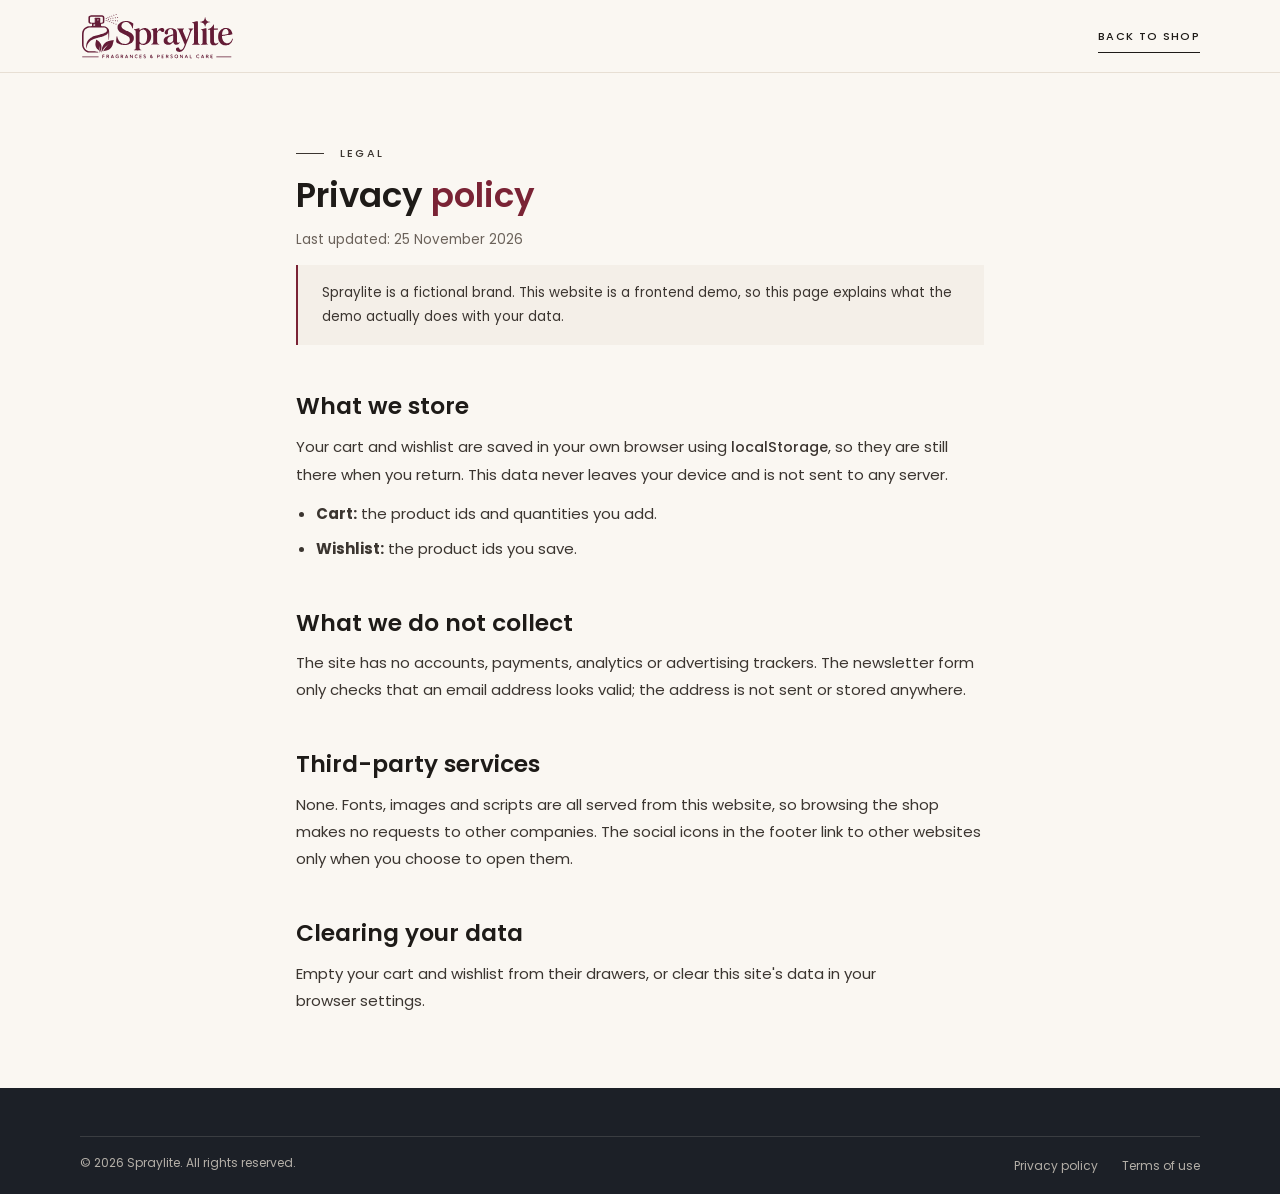
<file: privacy.html>
<!doctype html>
<html lang="en-IN">
<head>
  <meta charset="utf-8">
  <meta name="viewport" content="width=device-width, initial-scale=1">
  <title>Privacy policy — Spraylite</title>
  <meta name="description" content="How the Spraylite demo storefront handles your data.">
  <meta name="theme-color" content="#FAF7F2">
  <link rel="icon" href="assets/images/logo/spraylite-favicon-32.png" sizes="32x32" type="image/png">
  <link rel="icon" href="assets/images/logo/spraylite-bottle-favicon.svg" type="image/svg+xml">
  <link rel="apple-touch-icon" href="assets/images/logo/spraylite-apple-touch-icon.png">
  <link rel="preload" href="assets/fonts/Poppins/poppins-regular-latin.woff2" as="font" type="font/woff2" crossorigin>
  <link rel="preload" href="assets/fonts/Poppins/poppins-semibold-latin.woff2" as="font" type="font/woff2" crossorigin>
  <link rel="stylesheet" href="css/styles.css">
</head>
<body>
  <a class="skip-link" href="#main">Skip to main content</a>

  <header class="legal-header">
    <div class="container header-inner">
      <a class="logo" href="index.html" aria-label="Spraylite home">
        <img class="logo-img logo-full" src="assets/images/logo/spraylite-bottle-burgundy.svg" alt="Spraylite — Fragrances &amp; Personal Care" width="1775" height="548">
      </a>
      <a class="link-underline" href="index.html">Back to shop</a>
    </div>
  </header>

  <main id="main" class="legal" tabindex="-1">
    <p class="eyebrow eyebrow-line">Legal</p>
    <h1>Privacy <em>policy</em></h1>
    <p class="updated">Last updated: 25 November 2026</p>
    <p class="legal-note">Spraylite is a fictional brand. This website is a frontend demo, so this page explains what the demo actually does with your data.</p>

    <h2>What we store</h2>
    <p>Your cart and wishlist are saved in your own browser using <code>localStorage</code>, so they are still there when you return. This data never leaves your device and is not sent to any server.</p>
    <ul>
      <li><strong>Cart:</strong> the product ids and quantities you add.</li>
      <li><strong>Wishlist:</strong> the product ids you save.</li>
    </ul>

    <h2>What we do not collect</h2>
    <p>The site has no accounts, payments, analytics or advertising trackers. The newsletter form only checks that an email address looks valid; the address is not sent or stored anywhere.</p>

    <h2>Third-party services</h2>
    <p>None. Fonts, images and scripts are all served from this website, so browsing the shop makes no requests to other companies. The social icons in the footer link to other websites only when you choose to open them.</p>

    <h2>Clearing your data</h2>
    <p>Empty your cart and wishlist from their drawers, or clear this site's data in your browser settings.</p>
  </main>

  <footer class="site-footer">
    <div class="container">
      <div class="footer-bottom">
        <p>&copy; 2026 Spraylite. All rights reserved.</p>
        <ul class="footer-legal" aria-label="Legal">
          <li><a href="privacy.html" aria-current="page">Privacy policy</a></li>
          <li><a href="terms.html">Terms of use</a></li>
        </ul>
      </div>
    </div>
  </footer>
</body>
</html>
</file>
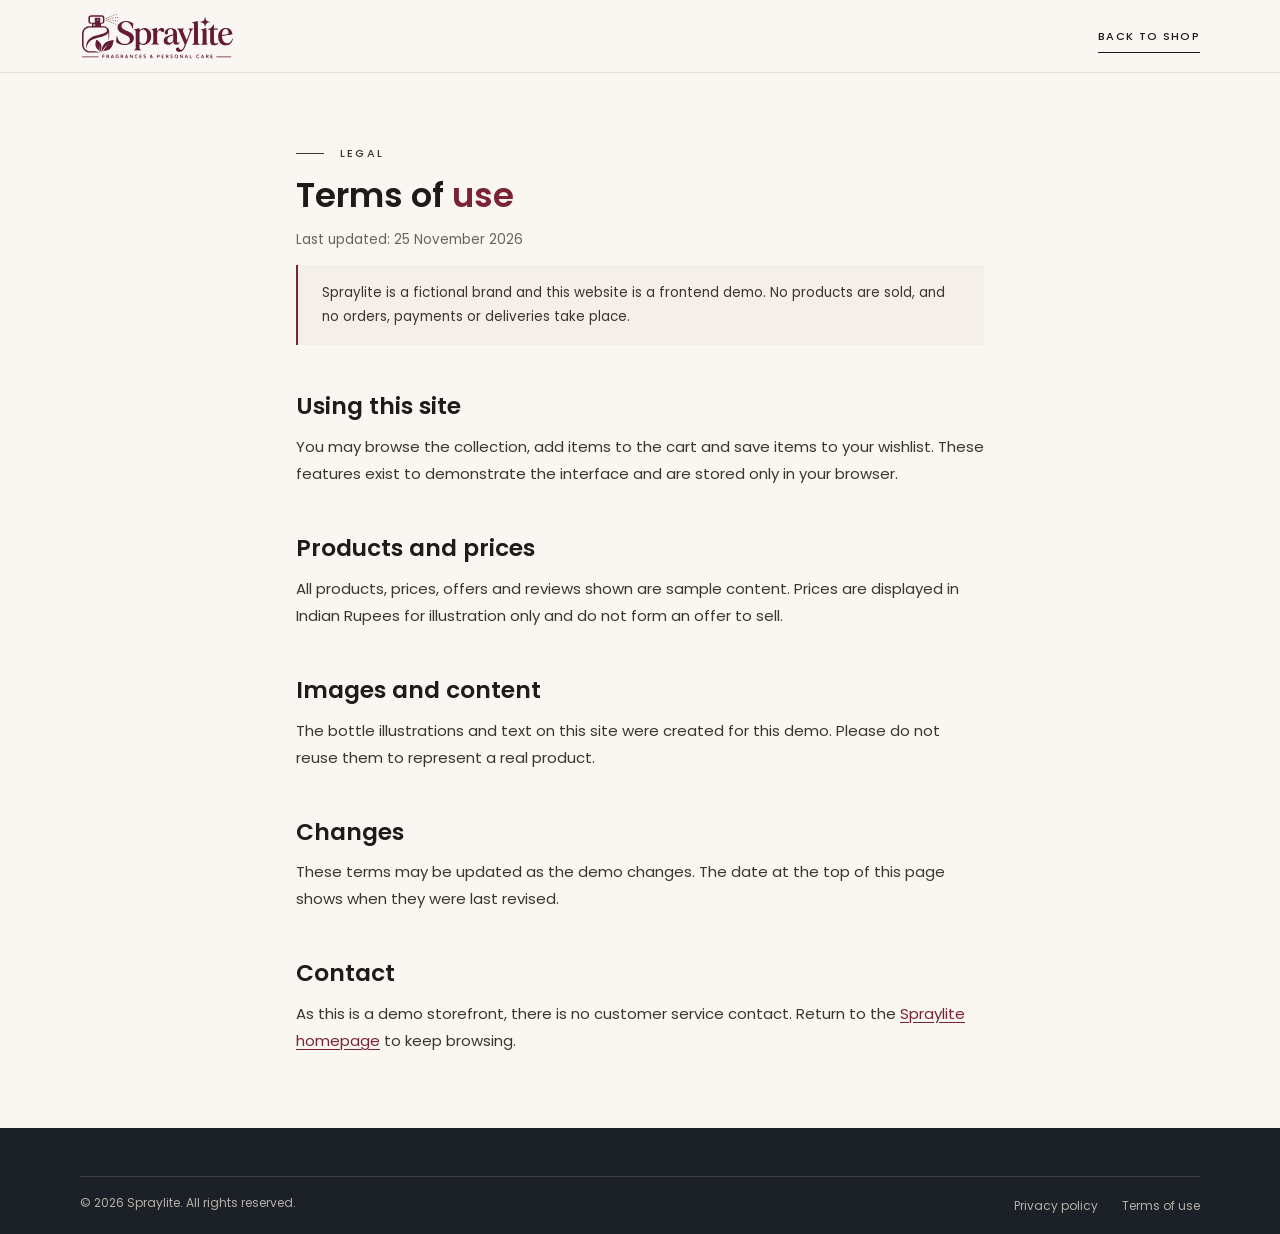
<file: terms.html>
<!doctype html>
<html lang="en-IN">
<head>
  <meta charset="utf-8">
  <meta name="viewport" content="width=device-width, initial-scale=1">
  <title>Terms of use — Spraylite</title>
  <meta name="description" content="Terms of use for the Spraylite demo storefront.">
  <meta name="theme-color" content="#FAF7F2">
  <link rel="icon" href="assets/images/logo/spraylite-favicon-32.png" sizes="32x32" type="image/png">
  <link rel="icon" href="assets/images/logo/spraylite-bottle-favicon.svg" type="image/svg+xml">
  <link rel="apple-touch-icon" href="assets/images/logo/spraylite-apple-touch-icon.png">
  <link rel="preload" href="assets/fonts/Poppins/poppins-regular-latin.woff2" as="font" type="font/woff2" crossorigin>
  <link rel="preload" href="assets/fonts/Poppins/poppins-semibold-latin.woff2" as="font" type="font/woff2" crossorigin>
  <link rel="stylesheet" href="css/styles.css">
</head>
<body>
  <a class="skip-link" href="#main">Skip to main content</a>

  <header class="legal-header">
    <div class="container header-inner">
      <a class="logo" href="index.html" aria-label="Spraylite home">
        <img class="logo-img logo-full" src="assets/images/logo/spraylite-bottle-burgundy.svg" alt="Spraylite — Fragrances &amp; Personal Care" width="1775" height="548">
      </a>
      <a class="link-underline" href="index.html">Back to shop</a>
    </div>
  </header>

  <main id="main" class="legal" tabindex="-1">
    <p class="eyebrow eyebrow-line">Legal</p>
    <h1>Terms of <em>use</em></h1>
    <p class="updated">Last updated: 25 November 2026</p>
    <p class="legal-note">Spraylite is a fictional brand and this website is a frontend demo. No products are sold, and no orders, payments or deliveries take place.</p>

    <h2>Using this site</h2>
    <p>You may browse the collection, add items to the cart and save items to your wishlist. These features exist to demonstrate the interface and are stored only in your browser.</p>

    <h2>Products and prices</h2>
    <p>All products, prices, offers and reviews shown are sample content. Prices are displayed in Indian Rupees for illustration only and do not form an offer to sell.</p>

    <h2>Images and content</h2>
    <p>The bottle illustrations and text on this site were created for this demo. Please do not reuse them to represent a real product.</p>

    <h2>Changes</h2>
    <p>These terms may be updated as the demo changes. The date at the top of this page shows when they were last revised.</p>

    <h2>Contact</h2>
    <p>As this is a demo storefront, there is no customer service contact. Return to the <a href="index.html">Spraylite homepage</a> to keep browsing.</p>
  </main>

  <footer class="site-footer">
    <div class="container">
      <div class="footer-bottom">
        <p>&copy; 2026 Spraylite. All rights reserved.</p>
        <ul class="footer-legal" aria-label="Legal">
          <li><a href="privacy.html">Privacy policy</a></li>
          <li><a href="terms.html" aria-current="page">Terms of use</a></li>
        </ul>
      </div>
    </div>
  </footer>
</body>
</html>
</file>
<file: css/styles.css>
/* ==========================================================================
   Spraylite — storefront styles (mobile-first)
   ========================================================================== */

/* ---------- Self-hosted font: Poppins (SIL Open Font License) ----------
   WOFF2 files are Latin subsets of the static Poppins TTFs in assets/fonts/Poppins/, which stay as a fallback. */

@font-face {
  font-family: "Poppins";
  src: url("../assets/fonts/Poppins/poppins-regular-latin.woff2") format("woff2"),
       url("../assets/fonts/Poppins/Poppins-Regular.ttf") format("truetype");
  font-weight: 400;
  font-style: normal;
  font-display: swap;
}

@font-face {
  font-family: "Poppins";
  src: url("../assets/fonts/Poppins/poppins-medium-latin.woff2") format("woff2"),
       url("../assets/fonts/Poppins/Poppins-Medium.ttf") format("truetype");
  font-weight: 500;
  font-style: normal;
  font-display: swap;
}

@font-face {
  font-family: "Poppins";
  src: url("../assets/fonts/Poppins/poppins-semibold-latin.woff2") format("woff2"),
       url("../assets/fonts/Poppins/Poppins-SemiBold.ttf") format("truetype");
  font-weight: 600;
  font-style: normal;
  font-display: swap;
}

@font-face {
  font-family: "Poppins";
  src: url("../assets/fonts/Poppins/poppins-bold-latin.woff2") format("woff2"),
       url("../assets/fonts/Poppins/Poppins-Bold.ttf") format("truetype");
  font-weight: 700;
  font-style: normal;
  font-display: swap;
}

/* ---------- Design tokens ---------- */
:root {
  /* Colour */
  --color-bg: #faf7f2;            /* warm ivory */
  --color-bg-alt: #f4efe8;
  --color-surface: #ffffff;
  --color-sand: #f1e9df;
  --color-ink: #1e1b18;           /* headings, dark buttons */
  --color-text: #3b3530;          /* body copy, 11:1 on ivory */
  --color-muted: #6b625a;         /* 5.7:1 on ivory */
  --color-line: #e7dfd4;
  --color-line-strong: #cfc3b4;
  --color-accent: #7a2335;        /* deep burgundy */
  --color-accent-dark: #5e1a28;
  --color-accent-tint: #f5e7e8;
  --color-footer: #1c2027;
  --color-footer-text: rgb(239 230 218 / 0.72);
  --color-backdrop: rgb(30 27 24 / 0.5);

  /* Typography */
  --font-display: "Poppins", "Helvetica Neue", Arial, system-ui, sans-serif;
  --font-body: "Poppins", "Helvetica Neue", Arial, system-ui, sans-serif;
  --weight-display: 600;   /* Poppins SemiBold: headings and display text */
  --weight-ui: 500;        /* Poppins Medium: labels, nav, buttons, prices */
  --weight-body: 400;      /* Poppins Regular: running text */
  --text-2xs: 0.6875rem;    /* 11px eyebrow */
  --text-xs: 0.75rem;       /* 12px nav, buttons */
  --text-sm: 0.84375rem;
  --text-base: 0.9375rem;   /* 15px */
  --text-lg: 1.03125rem;
  --text-name: 1.0625rem;
  --text-section: clamp(1.625rem, 1.3rem + 1.4vw, 2.125rem);
  --text-hero: clamp(2.125rem, 1.2rem + 3.6vw, 3.75rem);
  --tracking-wide: 0.14em;
  --tracking-wider: 0.2em;

  /* Spacing */
  --space-1: 0.25rem;
  --space-2: 0.5rem;
  --space-3: 0.75rem;
  --space-4: 1rem;
  --space-5: 1.5rem;
  --space-6: 2rem;
  --space-7: 3rem;
  --space-8: 4rem;
  --section-space: clamp(3rem, 2.2rem + 3vw, 4.75rem);
  --gutter: clamp(1rem, 0.4rem + 2.8vw, 1.5rem);

  /* Shape & motion */
  --radius: 2px;
  --radius-pill: 999px;
  --shadow-card: 0 18px 40px -18px rgb(30 27 24 / 0.28);
  --shadow-drawer: -16px 0 48px rgb(30 27 24 / 0.2);
  --ease: cubic-bezier(0.4, 0, 0.2, 1);
  --transition: 260ms var(--ease);
  --container: 1440px;
  --header-height: 4.5rem;
}

/* ---------- Base ---------- */
*,
*::before,
*::after { box-sizing: border-box; }

[hidden] { display: none !important; }

html {
  -webkit-text-size-adjust: 100%;
  scroll-behavior: smooth;
  scroll-padding-top: calc(var(--header-height) + var(--space-4));
}

body {
  margin: 0;
  min-height: 100vh;
  background: var(--color-bg);
  color: var(--color-text);
  font-family: var(--font-body);
  font-size: var(--text-base);
  font-weight: 400;
  line-height: 1.65;
  overflow-x: hidden;
  -webkit-font-smoothing: antialiased;
}

img { display: block; max-width: 100%; height: auto; }

h1, h2, h3 {
  margin: 0;
  font-family: var(--font-display);
  font-weight: 500;
  line-height: 1.2;
  color: var(--color-ink);
}

h1 em, h2 em {
  font-style: normal;
  color: var(--color-accent);
}

p { margin: 0; text-wrap: pretty; }
h1, h2, h3 { text-wrap: balance; }
ul { margin: 0; padding: 0; list-style: none; }
a { color: inherit; }
button { font: inherit; color: inherit; }

:focus-visible {
  outline: 2px solid var(--color-accent);
  outline-offset: 3px;
}

[tabindex="-1"]:focus { outline: none; }

.container {
  width: 100%;
  max-width: var(--container);
  margin-inline: auto;
  padding-inline: var(--gutter);
}

@media (min-width: 1100px) {
  .container { padding-inline: 5rem; }
}

.icon {
  width: 1.375rem;
  height: 1.375rem;
  flex-shrink: 0;
  fill: none;
  stroke: currentColor;
  stroke-width: 1.5;
  stroke-linecap: round;
  stroke-linejoin: round;
}
.icon-sm { width: 1rem; height: 1rem; }

.muted { color: var(--color-muted); }
.small { font-size: var(--text-sm); }

.visually-hidden {
  position: absolute !important;
  width: 1px;
  height: 1px;
  margin: -1px;
  padding: 0;
  overflow: hidden;
  clip: rect(0 0 0 0);
  white-space: nowrap;
  border: 0;
}

.skip-link {
  position: absolute;
  left: var(--space-4);
  top: -100px;
  z-index: 100;
  padding: var(--space-2) var(--space-4);
  background: var(--color-ink);
  color: #fff;
  text-decoration: none;
}
.skip-link:focus { top: var(--space-3); }

/* ---------- Eyebrows & section heads ---------- */
.eyebrow {
  display: inline-flex;
  align-items: center;
  gap: var(--space-4);
  font-size: var(--text-2xs);
  font-weight: 500;
  letter-spacing: var(--tracking-wider);
  text-transform: uppercase;
  color: var(--color-accent);
}

/* Every sub-heading reads "—— LABEL": a short leading rule in the label colour. */
.eyebrow::before {
  content: "";
  flex-shrink: 0;
  width: 1.75rem;
  height: 1px;
  background: currentColor;
}

.section-head { margin-bottom: var(--space-6); }

.section-title {
  margin-top: var(--space-3);
  font-size: var(--text-section);
}

.section-head-center { text-align: center; }
.section-head-center .section-intro { margin-inline: auto; }
.testimonials .section-intro { max-width: 42rem; }

.section-head-split {
  display: flex;
  flex-wrap: wrap;
  align-items: flex-end;
  justify-content: space-between;
  gap: var(--space-5);
}

/* ---------- Buttons & links ---------- */
/* One button size site-wide. Variants:
   light sections -> .button-dark (primary) / .button-outline (secondary)
   dark sections  -> .button-ghost (white outline) / .button-light (white, form submit)
   Solid buttons turn burgundy on hover; outline buttons fill in. */
.button {
  display: inline-flex;
  align-items: center;
  justify-content: center;
  gap: var(--space-3);
  min-height: 2.75rem;
  padding: 0.65rem 1.5rem;
  border: 1px solid transparent;
  border-radius: var(--radius);
  font-family: var(--font-body);
  font-size: 0.6875rem;
  font-weight: 500;
  letter-spacing: 0.12em;
  text-transform: uppercase;
  text-decoration: none;
  cursor: pointer;
  transition: background-color var(--transition), color var(--transition), border-color var(--transition);
}

.button-dark { background: var(--color-ink); color: #fff; }
.button-dark:hover { background: var(--color-accent); }

.button-outline {
  background: transparent;
  color: var(--color-ink);
  border-color: var(--color-ink);
}
.button-outline:hover { background: var(--color-ink); color: #fff; }

.button-ghost {
  background: transparent;
  color: #fff;
  border-color: rgb(255 255 255 / 0.85);
}
.button-ghost:hover { background: #fff; color: var(--color-ink); border-color: #fff; }

.button-light { background: #fff; color: var(--color-ink); }
.button-light:hover { background: var(--color-accent); color: #fff; }

.button-block { width: 100%; }

.link-underline {
  display: inline-flex;
  align-items: center;
  gap: var(--space-2);
  padding-block: var(--space-2);
  border-bottom: 1px solid currentColor;
  font-size: 0.6875rem;
  font-weight: 500;
  letter-spacing: 0.12em;
  text-transform: uppercase;
  text-decoration: none;
  color: var(--color-ink);
  transition: color var(--transition);
}
.link-underline:hover { color: var(--color-accent); }

/* ---------- Announcement bar ---------- */
.announce {
  background: var(--color-ink);
  color: #efe6da;
  font-size: 0.6875rem;
  letter-spacing: 0.04em;
}

.announce-inner {
  display: flex;
  justify-content: center;
  gap: var(--space-7);
  min-height: 2.5rem;
  align-items: center;
}

.announce li { display: inline-flex; align-items: center; gap: var(--space-2); }
.announce li + li { display: none; }
.announce .icon { width: 1rem; height: 1rem; }

@media (min-width: 900px) {
  .announce li + li { display: inline-flex; }
}

/* ---------- Header ---------- */
.site-header {
  position: sticky;
  top: 0;
  z-index: 30;
  background: #fff;
  border-bottom: 1px solid var(--color-line);
}

.header-inner {
  position: relative;
  display: flex;
  align-items: center;
  gap: var(--space-4);
  min-height: var(--header-height);
}

.logo {
  display: inline-flex;
  align-items: center;
  flex-shrink: 0;
  padding-block: var(--space-1);
  text-decoration: none;
}

/* Supplied SVG logos. Height drives the size; the full bottle logo is 1775 × 548. */
.logo-img { width: auto; height: 3rem; }
.site-header .logo-light { display: none; }

/* Home page: the header is transparent over the hero at the top of the page and
   turns solid white with a soft shadow once scrolled or while the menu/search
   panel is open (JS toggles .is-solid). */
.site-header { transition: background-color var(--transition), border-color var(--transition), box-shadow var(--transition); }
.site-header.is-solid { box-shadow: 0 6px 24px -12px rgb(30 27 24 / 0.22); }
.site-header.is-overlay:not(.is-solid) {
  background: transparent;
  border-bottom-color: transparent;
  -webkit-backdrop-filter: none;
  backdrop-filter: none;
}
/* A little breathing room under the announcement bar while over the hero.
   Uses a transform so the header's height (and the page) never jumps. */
.site-header.is-overlay .header-inner { transition: transform var(--transition), min-height var(--transition); }

/* Scrolled: a slightly shorter header with a smaller logo, eased in. */
.site-header .logo-img { transition: height var(--transition); }
.site-header.is-solid .header-inner { min-height: 3.5rem; }
.site-header.is-solid .logo-img { height: 2.375rem; }
.site-header.is-overlay:not(.is-solid) .header-inner { transform: translateY(0.625rem); }
.site-header.is-overlay:not(.is-solid) .logo-dark { display: none; }
.site-header.is-overlay:not(.is-solid) .logo-light { display: block; }
.site-header.is-overlay:not(.is-solid) .icon-button { color: #fff; }
.site-header.is-overlay:not(.is-solid) .icon-button:hover { color: #f1d3d8; }
@media (min-width: 1100px) {
  .site-header.is-overlay:not(.is-solid) .nav-link { color: #fff; }
  .site-header.is-overlay:not(.is-solid) .nav-link:hover,
  .site-header.is-overlay:not(.is-solid) .nav-link[aria-current] { color: #f1d3d8; }
}

.primary-nav { margin-inline: auto; }

.nav-list { display: flex; gap: var(--space-2) var(--space-6); }

.nav-link {
  position: relative;
  display: inline-block;
  padding: var(--space-2) 0;
  font-size: var(--text-xs);
  font-weight: 500;
  letter-spacing: 0.1em;
  text-transform: uppercase;
  text-decoration: none;
  color: var(--color-ink);
  transition: color var(--transition);
}

.nav-link::after {
  content: "";
  position: absolute;
  left: 0;
  right: 0;
  bottom: 0;
  height: 1px;
  background: currentColor;
  transform: scaleX(0);
  transform-origin: left;
  transition: transform var(--transition);
}

.nav-link:hover { color: var(--color-accent); }
.nav-link:hover::after,
.nav-link[aria-current]::after { transform: scaleX(1); }
.nav-link[aria-current] { color: var(--color-accent); }

.header-actions { display: flex; align-items: center; gap: var(--space-1); margin-left: auto; }

.icon-button {
  position: relative;
  display: inline-grid;
  place-items: center;
  width: 2.75rem;
  height: 2.75rem;
  padding: 0;
  border: 0;
  border-radius: 50%;
  background: transparent;
  color: var(--color-ink);
  cursor: pointer;
  transition: color var(--transition);
}
.icon-button:hover { color: var(--color-accent); }

.count {
  position: absolute;
  top: 0.2rem;
  right: 0.05rem;
  min-width: 1.125rem;
  height: 1.125rem;
  padding: 0 0.25rem;
  border-radius: var(--radius-pill);
  background: var(--color-accent);
  color: #fff;
  font-size: 0.65625rem;
  font-weight: 500;
  line-height: 1.125rem;
  text-align: center;
}
.count[data-empty="true"] { background: var(--color-sand); color: var(--color-muted); }

/* Mobile navigation */
.menu-toggle .icon-close { display: none; }
.menu-toggle[aria-expanded="true"] .icon-menu { display: none; }
.menu-toggle[aria-expanded="true"] .icon-close { display: block; }

@media (max-width: 1099.98px) {
  .header-inner { gap: var(--space-2); }
  .site-header .logo-img,
  .legal-header .logo-img { height: 2.625rem; }
  .site-header.is-solid .logo-img { height: 2.125rem; }

  .primary-nav {
    position: absolute;
    top: 100%;
    left: 0;
    right: 0;
    margin: 0;
    padding: var(--space-2) var(--gutter) var(--space-5);
    background: var(--color-bg);
    border-bottom: 1px solid var(--color-line);
    box-shadow: 0 18px 30px -20px rgb(30 27 24 / 0.3);
  }
  .js .primary-nav:not(.is-open) { display: none; }
  .nav-list { flex-direction: column; gap: 0; }
  .nav-link { display: block; padding: var(--space-4) 0; border-bottom: 1px solid var(--color-line); }
  .nav-link::after { display: none; }
}

@media (min-width: 1100px) {
  .menu-toggle { display: none; }
  .header-actions { margin-left: 0; }
}

@media (max-width: 400px) {
  .site-header .logo-img,
  .legal-header .logo-img { height: 2.25rem; }
  .site-header.is-solid .logo-img { height: 2rem; }
  .header-actions .icon-button { width: 2.5rem; }
}

/* ---------- Hero ----------
   Full-bleed background video behind a dark scrim;
   the copy and featured card sit on top in light text. */
.hero {
  /* Slide up under the sticky header so the video shows through it. */
  margin-top: calc(-1 * var(--header-height) - 1px);
  background: var(--color-ink);
}

.hero-stage {
  position: relative;
  isolation: isolate;
  display: grid;
  min-height: clamp(38rem, calc(100svh - 5rem), 56rem);
  padding-top: var(--header-height);
  overflow: hidden;
  color: #fff;
}

.hero-bg {
  position: absolute;
  inset: 0;
  z-index: -2;
  background: #2a2420;
}
.hero-bg video {
  display: block;
  width: 100%;
  height: 100%;
  object-fit: cover;
}

/* Bottom-up on phones (copy sits low), left-to-right once the copy moves to the side. */
.hero-scrim {
  position: absolute;
  inset: 0;
  z-index: -1;
  background:
    linear-gradient(0deg, rgb(18 12 24 / 0.97) 0%, rgb(18 12 24 / 0.65) 45%, rgb(18 12 24 / 0.15) 80%, rgb(18 12 24 / 0.3) 100%);
}

.hero-content {
  display: grid;
  align-content: end;
  gap: var(--space-6);
  width: 100%;
  padding-block: var(--space-8) var(--space-6);
}

.hero-copy {
  display: grid;
  gap: var(--space-5);
  justify-items: start;
  max-width: 36rem;
}
.hero .eyebrow { color: #e8c3ca; }

.hero h1 {
  font-size: clamp(2.5rem, 1.4rem + 4.6vw, 4.75rem);
  line-height: 1.04;
  letter-spacing: -0.03em;
  color: #fff;
}
.hero h1 em {
  display: block;
  font-style: normal;
  color: #f1d3d8;
}

.hero-lede {
  max-width: 32rem;
  font-size: var(--text-lg);
  line-height: 1.7;
  color: rgb(255 255 255 / 0.82);
}

.hero-actions {
  display: flex;
  flex-wrap: wrap;
  align-items: center;
  gap: var(--space-4) var(--space-6);
  margin-top: var(--space-2);
}
.hero .link-underline { color: #fff; }
.hero .link-underline:hover { color: #f1d3d8; }

/* Stats: one frosted strip, items split by thin dividers. */
.hero-facts {
  display: none;
  align-items: stretch;
  width: fit-content;
  margin-top: var(--space-3);
  padding: var(--space-3) 0;
  border: 1px solid rgb(255 255 255 / 0.16);
  border-radius: 999px;
  background: rgb(255 255 255 / 0.06);
  -webkit-backdrop-filter: blur(10px);
  backdrop-filter: blur(10px);
}
.hero-facts li {
  display: flex;
  align-items: baseline;
  gap: var(--space-2);
  padding-inline: var(--space-5);
  white-space: nowrap;
}
.hero-facts li + li { border-left: 1px solid rgb(255 255 255 / 0.2); }
.hero-facts strong {
  font-family: var(--font-display);
  font-size: 1rem;
  line-height: 1.2;
  color: #fff;
}
.hero-facts span {
  font-size: 0.625rem;
  font-weight: 500;
  letter-spacing: 0.14em;
  text-transform: uppercase;
  color: rgb(255 255 255 / 0.65);
}


.hero :focus-visible { outline: 2px solid #fff; outline-offset: 3px; }

@media (min-width: 640px) {
  .hero-facts { display: flex; }
}

@media (min-width: 960px) {
  .hero-scrim {
    background:
      linear-gradient(90deg, rgb(18 12 24 / 0.88) 0%, rgb(18 12 24 / 0.6) 38%, rgb(18 12 24 / 0.1) 70%),
      linear-gradient(0deg, rgb(18 12 24 / 0.95) 0%, rgb(18 12 24 / 0.4) 18%, transparent 38%);
  }
  .hero-content {
    padding-block: var(--space-8);
  }
}

/* ---------- Feature strip ----------
   Ivory band under the hero: line icons in a tinted square, sentence-case
   titles, and short centred dividers between items on wide screens. */
/* Section backgrounds alternate white / ivory down the page (gifting is the dark break):
   features W · families I · collection W · bestsellers I · about W · story I ·
   lookbook W · gifting dark · testimonials I · ways W */
.features {
  background: var(--color-surface);
  border-bottom: 1px solid var(--color-line);
}

.features-list {
  display: grid;
  grid-template-columns: minmax(0, 1fr);
  gap: var(--space-2) var(--space-5);
  padding-block: var(--space-6);
}

.feature {
  position: relative;
  display: flex;
  align-items: center;
  gap: var(--space-4);
  min-width: 0;
  padding: var(--space-3) 0;
}

.feature-icon {
  display: grid;
  place-items: center;
  width: 3rem;
  height: 3rem;
  flex-shrink: 0;
  border: 1px solid rgb(122 35 53 / 0.14);
  border-radius: 0.875rem;
  background: var(--color-accent-tint);
  color: var(--color-accent);
  transition: background-color var(--transition), color var(--transition), transform var(--transition);
}
.feature-icon .icon { width: 1.375rem; height: 1.375rem; stroke-width: 1.5; }
.feature:hover .feature-icon { background: var(--color-accent); color: #fff; transform: translateY(-2px); }

.feature-title {
  display: block;
  font-size: var(--text-base);
  font-weight: var(--weight-display);
  line-height: 1.3;
  color: var(--color-ink);
}
.feature-text { display: block; margin-top: 0.15rem; font-size: var(--text-sm); color: var(--color-muted); }

@media (min-width: 560px) {
  .features-list { grid-template-columns: repeat(2, minmax(0, 1fr)); }
}

@media (min-width: 960px) {
  .features-list { grid-template-columns: repeat(4, minmax(0, 1fr)); gap: 0; padding-block: var(--space-7); }
  .feature { justify-content: center; padding: var(--space-2) var(--space-5); }
  .feature + .feature::before {
    content: "";
    position: absolute;
    left: 0;
    top: 50%;
    height: 2.75rem;
    border-left: 1px solid var(--color-line-strong);
    transform: translateY(-50%);
  }
}

/* ---------- Shop by family ----------
   Intro copy on the left, a 2x2 grid of horizontal family cards on the right. */
.families { padding-block: var(--section-space); background: var(--color-bg); }

.families-layout { display: grid; gap: var(--space-7); }

.families-intro { display: grid; gap: var(--space-5); justify-items: start; align-content: center; max-width: 30rem; }
.families-intro .section-title { margin-top: 0; }
.families-lede { color: var(--color-muted); line-height: 1.8; }

.family-list { display: grid; gap: var(--space-4); }

.family-tile {
  display: grid;
  grid-template-columns: auto minmax(0, 1fr) auto;
  align-items: center;
  gap: var(--space-5);
  width: 100%;
  padding: var(--space-4);
  border: 1px solid var(--color-line);
  border-radius: 1rem;
  background: var(--color-surface);
  font: inherit;
  text-align: left;
  color: inherit;
  cursor: pointer;
  transition: border-color var(--transition), box-shadow 0.5s var(--ease), transform 0.5s var(--ease);
}
.family-tile:hover {
  border-color: rgb(122 35 53 / 0.35);
  box-shadow: var(--shadow-card);
  transform: translateY(-4px);
}

.family-image {
  width: 5.5rem;
  aspect-ratio: 1;
  overflow: hidden;
  border-radius: 0.75rem;
  background: var(--color-sand);
}
.family-image img { width: 100%; height: 100%; object-fit: cover; transform: scale(1.35) translateY(4%); transition: transform 700ms var(--ease); }
.family-tile:hover .family-image img { transform: scale(1.48) translateY(4%); }

.family-body { display: grid; gap: 0.2rem; min-width: 0; }
.family-name { font-family: var(--font-display); font-size: 1.2rem; color: var(--color-ink); line-height: 1.2; }
.family-notes { font-size: var(--text-sm); color: var(--color-muted); line-height: 1.5; }
.family-count {
  margin-top: var(--space-1);
  font-size: 0.6875rem;
  font-weight: 500;
  letter-spacing: 0.12em;
  text-transform: uppercase;
  color: var(--color-accent);
}

.family-arrow {
  display: grid;
  place-items: center;
  width: 2.5rem;
  height: 2.5rem;
  border: 1px solid var(--color-line-strong);
  border-radius: 50%;
  color: var(--color-ink);
  transition: opacity var(--transition), transform var(--transition), background-color var(--transition), border-color var(--transition), color var(--transition);
}
.family-tile:hover .family-arrow { background: var(--color-accent); border-color: var(--color-accent); color: #fff; }

@media (min-width: 640px) {
  .family-list { grid-template-columns: repeat(2, minmax(0, 1fr)); }
}

@media (min-width: 1100px) {
  .families-layout { grid-template-columns: minmax(0, 0.85fr) minmax(0, 1.6fr); gap: var(--space-8); align-items: center; }
}


/* ---------- Collection ---------- */
.collection {
  padding-block: var(--section-space);
  background: var(--color-surface);
}

/* Shop toolbar: filters left, count + sort right; stacks on small screens. */
.shop-toolbar {
  display: flex;
  flex-wrap: wrap;
  align-items: center;
  justify-content: space-between;
  gap: var(--space-4);
  margin-bottom: var(--space-6);
  padding-bottom: var(--space-5);
  border-bottom: 1px solid var(--color-line);
}
.shop-toolbar-end { display: flex; flex-wrap: wrap; align-items: center; gap: var(--space-3) var(--space-5); }
.collection-count { font-size: var(--text-sm); color: var(--color-muted); }

.sort-control {
  position: relative;
  display: inline-flex;
  align-items: center;
  gap: var(--space-2);
  font-size: var(--text-sm);
  color: var(--color-muted);
}
.sort-control select {
  min-height: 2.5rem;
  padding: 0.45rem 2.25rem 0.45rem 1rem;
  border: 1px solid var(--color-line-strong);
  border-radius: var(--radius-pill);
  background:
    var(--color-surface)
    url("data:image/svg+xml,%3Csvg xmlns='http://www.w3.org/2000/svg' viewBox='0 0 24 24' fill='none' stroke='%231e1b18' stroke-width='1.8' stroke-linecap='round' stroke-linejoin='round'%3E%3Cpath d='m6 9 6 6 6-6'/%3E%3C/svg%3E")
    no-repeat right 0.85rem center / 1rem;
  font: inherit;
  font-weight: 500;
  color: var(--color-ink);
  appearance: none;
  cursor: pointer;
}
.sort-control select:hover { border-color: var(--color-ink); }

/* Styled listbox that replaces the select when JS runs (see setupSortMenu). */
.sort-menu { position: relative; z-index: 20; }
.sort-trigger {
  display: inline-flex;
  align-items: center;
  justify-content: space-between;
  gap: var(--space-3);
  min-width: 11.5rem;
  min-height: 2.5rem;
  padding: 0.45rem 0.85rem 0.45rem 1rem;
  border: 1px solid var(--color-line-strong);
  border-radius: var(--radius-pill);
  background: var(--color-surface);
  font: inherit;
  font-weight: 500;
  color: var(--color-ink);
  cursor: pointer;
  transition: border-color var(--transition);
}
.sort-trigger:hover,
.sort-trigger[aria-expanded="true"] { border-color: var(--color-ink); }
/* One solid 2px burgundy ring (border + inset shadow) instead of border + offset outline. */
.sort-trigger:focus-visible {
  outline: none;
  border-color: var(--color-accent);
  box-shadow: 0 0 0 1px var(--color-accent);
}
@media (forced-colors: active) {
  .sort-trigger:focus-visible { outline: 2px solid CanvasText; }
}
.sort-chevron { transition: transform var(--transition); }
.sort-trigger[aria-expanded="true"] .sort-chevron { transform: rotate(180deg); }

.sort-options {
  position: absolute;
  top: calc(100% + 0.4rem);
  right: 0;
  min-width: 100%;
  margin: 0;
  padding: 0.375rem;
  list-style: none;
  border: 1px solid var(--color-line);
  border-radius: 0.875rem;
  background: var(--color-surface);
  box-shadow: 0 18px 40px -16px rgb(30 27 24 / 0.3);
  animation: sort-in 160ms var(--ease);
}
@keyframes sort-in {
  from { opacity: 0; transform: translateY(-4px); }
  to { opacity: 1; transform: none; }
}
.sort-option {
  display: flex;
  align-items: center;
  gap: var(--space-2);
  padding: 0.6rem 0.75rem;
  border-radius: 0.5rem;
  white-space: nowrap;
  color: var(--color-text);
  cursor: pointer;
}
.sort-option .icon { visibility: hidden; color: var(--color-accent); }
.sort-option.is-active { background: var(--color-bg-alt); color: var(--color-ink); }
.sort-option[aria-selected="true"] { color: var(--color-accent); font-weight: 500; }
.sort-option[aria-selected="true"] .icon { visibility: visible; }

@media (forced-colors: active) {
  .sort-option.is-active { outline: 1px solid CanvasText; }
}

/* Family filters as one pill-shaped switcher; the active family is filled. */
.filter-tabs {
  display: flex;
  flex-wrap: wrap;
  gap: var(--space-1);
  width: fit-content;
  max-width: 100%;
  margin: 0;
  padding: 0.3rem;
  border: 1px solid var(--color-line);
  border-radius: var(--radius-pill);
  background: var(--color-bg);
}

.filter-tab {
  display: inline-flex;
  align-items: center;
  min-height: 2.5rem;
  padding: 0.5rem 1rem 0.5rem 1.15rem;
  border: 0;
  border-radius: var(--radius-pill);
  background: transparent;
  font-size: 0.6875rem;
  font-weight: 500;
  letter-spacing: 0.12em;
  text-transform: uppercase;
  color: var(--color-muted);
  cursor: pointer;
  transition: color var(--transition), background-color var(--transition), box-shadow var(--transition);
}
.filter-tab:hover { color: var(--color-ink); background: var(--color-surface); }
.filter-count {
  display: inline-grid;
  place-items: center;
  min-width: 1.25rem;
  height: 1.25rem;
  margin-left: 0.4rem;
  padding: 0 0.3rem;
  border-radius: var(--radius-pill);
  background: var(--color-sand);
  font-size: 0.625rem;
  letter-spacing: 0;
  color: var(--color-muted);
}
.filter-tab[aria-pressed="true"] .filter-count { background: rgb(255 255 255 / 0.2); color: #fff; }
.filter-tab[aria-pressed="true"] { color: #fff; background: var(--color-ink); box-shadow: 0 6px 16px -8px rgb(30 27 24 / 0.6); }

/* Phones: one row of pills that scrolls sideways instead of wrapping inside the pill frame. */
@media (max-width: 639.98px) {
  .shop-toolbar { flex-direction: column; align-items: stretch; }
  .filter-tabs {
    flex-wrap: nowrap;
    width: 100%;
    overflow-x: auto;
    overscroll-behavior-x: contain;
    scrollbar-width: none;
  }
  .filter-tabs::-webkit-scrollbar { display: none; }
  .filter-tab { flex-shrink: 0; }
  .shop-toolbar-end { justify-content: space-between; }
}

.product-grid {
  display: grid;
  grid-template-columns: 1fr;
  gap: var(--space-5);
}

.noscript { padding: var(--space-5); text-align: center; }

/* ---------- Product card ---------- */
/* Grid lets the Add to cart button (last in source order) overlay the image. */
/* Soft rounded card: image in an inset frame, details below; lifts on hover. */
.product-card {
  display: grid;
  grid-template-columns: minmax(0, 1fr);
  grid-template-rows: auto 1fr;
  height: 100%;
  padding: 0.625rem;
  border: 1px solid var(--color-line);
  border-radius: 1.125rem;
  background: var(--color-surface);
  transition: transform 0.5s var(--ease), box-shadow 0.5s var(--ease), border-color var(--transition);
}
.product-card:hover {
  transform: translateY(-6px);
  border-color: transparent;
  box-shadow: 0 24px 48px -24px rgb(30 27 24 / 0.35);
}
.collection .product-card { background: var(--color-bg); }

.product-media {
  grid-area: 1 / 1;
  position: relative;
  overflow: hidden;
  border-radius: 0.8rem;
  background: var(--color-sand);
  aspect-ratio: 4 / 5;
}
.product-media img {
  width: 100%;
  height: 100%;
  object-fit: cover;
  transition: transform 700ms var(--ease);
}
.product-card:hover .product-media img { transform: scale(1.04); }

.product-badge {
  position: absolute;
  top: var(--space-4);
  left: var(--space-4);
  padding: 0.3rem 0.7rem;
  border-radius: var(--radius-pill);
  background: var(--color-ink);
  color: #fff;
  font-size: 0.65625rem;
  font-weight: 500;
  letter-spacing: 0.12em;
  text-transform: uppercase;
}
.product-badge[data-badge="bestseller"] { background: var(--color-accent); }

.wishlist-toggle {
  position: absolute;
  top: var(--space-3);
  right: var(--space-3);
  display: grid;
  place-items: center;
  width: 2.75rem;
  height: 2.75rem;
  padding: 0;
  border: 0;
  border-radius: 50%;
  background: var(--color-surface);
  color: var(--color-ink);
  box-shadow: 0 4px 14px -6px rgb(30 27 24 / 0.35);
  cursor: pointer;
  transition: color var(--transition), transform var(--transition);
}
.wishlist-toggle .icon { width: 1.2rem; height: 1.2rem; }
.wishlist-toggle:hover { color: var(--color-accent); transform: scale(1.06); }
.wishlist-toggle[aria-pressed="true"] { color: var(--color-accent); }
.wishlist-toggle[aria-pressed="true"] .icon { fill: currentColor; }

.product-info {
  grid-area: 2 / 1;
  display: flex;
  flex: 1;
  flex-direction: column;
  gap: 0.3rem;
  padding: var(--space-4) var(--space-2) var(--space-2);
}

.product-meta { display: flex; align-items: center; justify-content: space-between; gap: var(--space-3); margin-bottom: 0.15rem; }

.product-family {
  font-size: 0.6875rem;
  font-weight: 500;
  letter-spacing: 0.12em;
  text-transform: uppercase;
  color: var(--color-accent);
}

.product-name { font-size: var(--text-name); font-weight: 500; line-height: 1.2; }

.product-notes { font-size: var(--text-sm); color: var(--color-muted); }

.product-bottom {
  display: flex;
  align-items: center;
  justify-content: space-between;
  gap: var(--space-4);
  margin-top: auto;
  padding-top: var(--space-4);
  border-top: 1px solid var(--color-line);
}

.price {
  font-size: 1.05rem;
  font-weight: 600;
  color: var(--color-ink);
  font-variant-numeric: tabular-nums;
}

.product-size {
  padding: 0.15rem 0.55rem;
  border-radius: var(--radius-pill);
  background: var(--color-sand);
  font-size: 0.6875rem;
  letter-spacing: 0.04em;
  color: var(--color-muted);
  white-space: nowrap;
}

/* Compact, always-visible add button beside the price. */
.add-to-cart {
  gap: var(--space-2);
  min-height: 2.5rem;
  padding: 0.5rem 1rem;
  border-radius: var(--radius-pill);
}
.add-to-cart .icon { width: 1rem; height: 1rem; }
.product-card:hover .add-to-cart { background: var(--color-accent); }

/* ---------- Story ---------- */
.story { padding-block: var(--section-space); background: var(--color-bg); }

.story-inner { display: grid; gap: var(--space-7); align-items: center; }

.story-media img {
  width: 100%;
  aspect-ratio: 16 / 10;
  object-fit: cover;
  border-radius: 1.125rem;
  box-shadow: var(--shadow-card);
  background: var(--color-sand);
}

.story-copy { display: grid; gap: var(--space-5); justify-items: start; max-width: 32rem; }
.story-copy p:not(.eyebrow) { color: var(--color-muted); line-height: 1.8; }
.story-copy .button { margin-top: var(--space-2); }

@media (min-width: 960px) {
  .story-inner { grid-template-columns: minmax(0, 1.15fr) minmax(0, 1fr); gap: var(--space-8); }
  .story-media img { aspect-ratio: 4 / 3.4; }
}

/* ---------- About: Why Spraylite ---------- */
.about { padding-block: var(--section-space); background: var(--color-surface); }

.about-inner { display: grid; gap: var(--space-8) var(--space-8); align-items: center; }

.about-media { position: relative; margin-bottom: var(--space-6); }
.about-media img {
  width: 100%;
  aspect-ratio: 15 / 16;
  object-fit: cover;
  border-radius: var(--radius);
  background: var(--color-sand);
}

.about-badge {
  position: absolute;
  right: var(--space-5);
  bottom: calc(var(--space-6) * -1);
  display: grid;
  place-content: center;
  width: 6.5rem;
  height: 6.5rem;
  border-radius: 50%;
  background: var(--color-accent);
  color: #f7ecdf;
  font-family: var(--font-display);
  font-size: 1.25rem;
  line-height: 1.15;
  text-align: center;
  box-shadow: var(--shadow-card);
}
.about-badge span { display: block; font-size: 0.9em; }

/* Collage: main photo, a framed bottle close-up overlapping its lower-right
   corner, a thin offset outline behind, and the badge at the top-left. */
.about-collage {
  isolation: isolate;
  margin-bottom: 0;
  padding: var(--space-5) 14% 16% 0;
}
.about-collage::before {
  content: "";
  position: absolute;
  z-index: -1;
  top: 0;
  right: 8%;
  bottom: 22%;
  left: var(--space-6);
  border: 1px solid rgb(122 35 53 / 0.35);
  border-radius: 1rem;
}
.about-collage .about-collage-main {
  aspect-ratio: 5 / 6;
  border-radius: 1rem;
  box-shadow: var(--shadow-card);
}
.about-collage-detail {
  position: absolute;
  z-index: 1;
  right: 0;
  bottom: 0;
  width: 46%;
  margin: 0;
  padding: 0.5rem;
  border-radius: 1rem;
  background: var(--color-surface);
  box-shadow: 0 24px 50px -20px rgb(30 27 24 / 0.45);
}
.about-media .about-collage-detail img {
  aspect-ratio: 4 / 5;
  border-radius: 0.6rem;
}
.about-collage .about-badge {
  z-index: 2;
  top: 0;
  right: auto;
  bottom: auto;
  left: var(--space-4);
  width: 5.75rem;
  height: 5.75rem;
  font-size: 1.1rem;
  box-shadow: 0 12px 30px -12px rgb(122 35 53 / 0.6);
}

.about-copy { display: grid; gap: var(--space-5); justify-items: start; }
.about-lede {
  max-width: 34rem;
  padding-bottom: var(--space-6);
  border-bottom: 1px solid var(--color-line-strong);
  color: var(--color-muted);
  font-size: var(--text-lg);
  line-height: 1.75;
}

.about-points {
  display: grid;
  gap: var(--space-6) var(--space-7);
  margin-top: var(--space-3);
}
.about-points li { display: grid; gap: var(--space-2); align-content: start; }
.about-points .icon { width: 1.5rem; height: 1.5rem; color: var(--color-accent); margin-bottom: var(--space-1); }
.about-points h3 { font-size: 1.2rem; font-weight: 500; }
.about-points p { font-size: var(--text-sm); line-height: 1.7; color: var(--color-muted); }

@media (min-width: 560px) {
  .about-points { grid-template-columns: repeat(2, minmax(0, 1fr)); }
}

@media (min-width: 960px) {
  .about-inner { grid-template-columns: minmax(0, 0.9fr) minmax(0, 1fr); }
  .about-media { margin-bottom: 0; }
  .about-badge { right: calc(var(--space-6) * -1); bottom: calc(var(--space-6) * -1); width: 7.5rem; height: 7.5rem; font-size: 1.4rem; }
}

/* ---------- Footer ---------- */
.site-footer {
  padding-top: var(--space-7);
  line-height: 1.6;
  background: var(--color-footer);
  color: var(--color-footer-text);
  font-size: var(--text-sm);
}

.footer-grid {
  display: grid;
  gap: var(--space-6) var(--space-5);
  grid-template-columns: repeat(2, minmax(0, 1fr));
  padding-block: var(--space-6);
}

.footer-brand { grid-column: 1 / -1; display: grid; gap: var(--space-3); align-content: start; max-width: 22rem; }
.footer-brand p { line-height: 1.7; font-size: var(--text-sm); }
.footer-care { grid-column: 1 / -1; }

/* Customer care list with small accent icons. */
.footer-contact { display: grid; gap: var(--space-2); }
.footer-contact li { display: flex; align-items: flex-start; gap: var(--space-3); line-height: 1.5; }
.footer-contact .icon { width: 1.05rem; height: 1.05rem; margin-top: 0.2rem; flex-shrink: 0; color: #d9a5ae; }
.footer-contact a { padding-block: 0; }
.footer-note { color: rgb(239 230 218 / 0.55); }
/* Full bottle logo (1775 × 548) in the footer; large enough for the tagline to read. */
.footer-brand .logo-full { height: 3rem; }

@media (min-width: 768px) {
  .footer-brand .logo-full { height: 3.25rem; }
}

.social-list { display: flex; flex-wrap: wrap; gap: var(--space-2); margin-top: var(--space-1); }

.social-link {
  display: grid;
  place-items: center;
  width: 2.125rem;
  height: 2.125rem;
  border: 1px solid rgb(239 230 218 / 0.28);
  border-radius: 50%;
  color: #efe6da;
  transition: background-color var(--transition), border-color var(--transition), color var(--transition);
}
.social-link .icon { width: 0.875rem; height: 0.875rem; }
.site-footer .social-link:hover {
  background: #efe6da;
  border-color: #efe6da;
  color: var(--color-footer);
  text-decoration: none;
}

/* ---------- Back to top ---------- */
.back-to-top {
  position: fixed;
  right: var(--gutter);
  bottom: var(--gutter);
  z-index: 40;
  display: grid;
  place-items: center;
  width: 2.25rem;
  height: 2.25rem;
  padding: 0;
  border: 0;
  border-radius: 50%;
  background: rgb(30 27 24 / 0.6);
  -webkit-backdrop-filter: blur(6px);
  backdrop-filter: blur(6px);
  color: #fff;
  box-shadow: var(--shadow-card);
  cursor: pointer;
  opacity: 0;
  visibility: hidden;
  transform: translateY(0.75rem);
  transition: opacity var(--transition), transform var(--transition), visibility var(--transition), background-color var(--transition);
}
.back-to-top.is-visible { opacity: 1; visibility: visible; transform: none; }
.back-to-top:hover { background: var(--color-accent); }
.back-to-top .icon { width: 0.95rem; height: 0.95rem; }

.footer-heading {
  margin-bottom: var(--space-3);
  font-family: var(--font-body);
  font-size: 0.78125rem;
  font-weight: 500;
  letter-spacing: 0.14em;
  text-transform: uppercase;
  color: #fff;
}

.footer-col ul { display: grid; gap: 0.15rem; }

.site-footer a { text-decoration: none; transition: color var(--transition); }
.footer-col a,
.footer-bottom a { display: inline-block; padding-block: 0.2rem; }
.site-footer a:hover { color: #fff; text-decoration: underline; text-underline-offset: 0.3em; }
.site-footer :focus-visible { outline-color: #fff; }

.footer-bottom {
  display: flex;
  flex-wrap: wrap;
  justify-content: space-between;
  gap: var(--space-3);
  padding-block: var(--space-4);
  border-top: 1px solid rgb(239 230 218 / 0.14);
  font-size: var(--text-xs);
}

.footer-legal { display: flex; flex-wrap: wrap; gap: var(--space-1) var(--space-5); }

/* ---------- Legal pages ---------- */
.legal-header { border-bottom: 1px solid var(--color-line); background: var(--color-bg); }
.legal-header .header-inner { justify-content: space-between; }

.legal {
  max-width: 46rem;
  margin-inline: auto;
  padding: var(--space-8) var(--gutter) var(--section-space);
}
.legal h1 { font-size: var(--text-section); margin-top: var(--space-3); }
.legal .updated { margin-top: var(--space-3); font-size: var(--text-sm); color: var(--color-muted); }
.legal h2 { margin: var(--space-7) 0 var(--space-3); font-size: 1.45rem; }
.legal p,
.legal li { color: var(--color-text); line-height: 1.8; }
.legal p + p { margin-top: var(--space-3); }
.legal ul { margin-top: var(--space-3); padding-left: 1.25rem; list-style: disc; }
.legal li + li { margin-top: var(--space-2); }
.legal a { color: var(--color-accent); text-underline-offset: 0.2em; }
.legal-note {
  margin-top: var(--space-5);
  padding: var(--space-4) var(--space-5);
  border-left: 2px solid var(--color-accent);
  background: var(--color-bg-alt);
  font-size: var(--text-sm);
}

@media (min-width: 768px) {
  .footer-grid { grid-template-columns: repeat(3, minmax(0, 1fr)); }
  .footer-care { grid-column: auto; }
}

@media (min-width: 1100px) {
  .footer-grid { grid-template-columns: 1.6fr 1fr 1fr 1.5fr; gap: var(--space-6) var(--space-7); }
  .footer-brand { grid-column: auto; }
}

/* ---------- Drawers (native <dialog>) ---------- */
.drawer {
  position: fixed;
  inset: 0 0 0 auto;
  width: min(27rem, 100%);
  max-width: 100%;
  height: 100%;
  max-height: 100%;
  margin: 0;
  padding: 0;
  border: 0;
  background: var(--color-bg);
  color: var(--color-text);
  box-shadow: var(--shadow-drawer);
}
.drawer::backdrop { background: var(--color-backdrop); }
.drawer[open] { animation: drawer-in 260ms var(--ease); }

@keyframes drawer-in {
  from { transform: translateX(32px); opacity: 0; }
  to { transform: none; opacity: 1; }
}

.drawer-panel { display: flex; flex-direction: column; height: 100%; }

.drawer-header {
  display: flex;
  align-items: center;
  justify-content: space-between;
  gap: var(--space-4);
  padding: var(--space-4) var(--space-5);
  border-bottom: 1px solid var(--color-line);
}
.drawer-header h2 { display: flex; align-items: center; gap: var(--space-3); font-size: 1.5rem; }
.drawer-heading { display: grid; gap: 0.15rem; }
.drawer-count {
  display: inline-grid;
  place-items: center;
  min-width: 1.75rem;
  height: 1.75rem;
  padding: 0 0.5rem;
  border-radius: var(--radius-pill);
  background: var(--color-accent);
  color: #fff;
  font-family: var(--font-body);
  font-size: 0.75rem;
  font-weight: 600;
}
.drawer-count[hidden] { display: none; }

/* Drawer close: round icon button (the "Close" word stays for screen readers). */
.drawer-header .close-button {
  justify-content: center;
  width: 2.75rem;
  padding: 0;
  border-radius: 50%;
  transition: background-color var(--transition), border-color var(--transition), color var(--transition), transform var(--transition);
}
.drawer-header .close-button span {
  position: absolute;
  width: 1px;
  height: 1px;
  overflow: hidden;
  clip: rect(0 0 0 0);
  white-space: nowrap;
}
.drawer-header .close-button:hover { background: var(--color-ink); border-color: var(--color-ink); color: #fff; transform: rotate(90deg); }

.close-button {
  display: inline-flex;
  align-items: center;
  gap: var(--space-1);
  min-height: 2.75rem;
  padding: 0 var(--space-3);
  border: 1px solid var(--color-line-strong);
  border-radius: var(--radius);
  background: transparent;
  font-size: var(--text-xs);
  font-weight: 500;
  letter-spacing: 0.12em;
  text-transform: uppercase;
  cursor: pointer;
  transition: border-color var(--transition);
}
.close-button:hover { border-color: var(--color-ink); }
.close-button .icon { width: 1rem; height: 1rem; }

.drawer-body { flex: 1; overflow-y: auto; padding: 0 var(--space-5) var(--space-4); }

.drawer-footer {
  display: grid;
  gap: var(--space-3);
  padding: var(--space-5);
  border-top: 1px solid var(--color-line);
  background: var(--color-surface);
}

.subtotal {
  display: flex;
  justify-content: space-between;
  align-items: baseline;
  gap: var(--space-3);
  font-weight: 500;
  color: var(--color-ink);
  text-transform: uppercase;
  letter-spacing: 0.1em;
  font-size: var(--text-xs);
}
.subtotal output {
  font-family: var(--font-display);
  font-size: 1.5rem;
  letter-spacing: 0;
  text-transform: none;
  font-variant-numeric: tabular-nums;
}
.subtotal .muted { font-weight: 400; letter-spacing: 0.04em; text-transform: none; font-size: var(--text-sm); }

.line-item {
  display: grid;
  grid-template-columns: 4.5rem 1fr;
  gap: var(--space-4);
  padding-block: var(--space-4);
  border-bottom: 1px solid var(--color-line);
}

.line-item img {
  width: 4.5rem;
  height: 5.625rem;
  object-fit: cover;
  border-radius: var(--radius);
  background: var(--color-sand);
}

.line-item-body { display: grid; gap: var(--space-2); min-width: 0; }
.line-item-top { display: flex; justify-content: space-between; gap: var(--space-3); }
.line-item-name { font-family: var(--font-display); font-size: 1.1rem; font-weight: 500; line-height: 1.2; color: var(--color-ink); }
.line-item-meta { font-size: var(--text-xs); color: var(--color-muted); }
.line-item-price { font-weight: 500; color: var(--color-ink); font-variant-numeric: tabular-nums; white-space: nowrap; }

.line-item-actions {
  display: flex;
  flex-wrap: wrap;
  align-items: center;
  justify-content: space-between;
  gap: var(--space-2) var(--space-3);
}

.qty { display: inline-flex; align-items: center; border: 1px solid var(--color-line-strong); border-radius: var(--radius); }

.qty button {
  display: grid;
  place-items: center;
  width: 2.5rem;
  height: 2.5rem;
  padding: 0;
  border: 0;
  background: transparent;
  font-size: var(--text-lg);
  line-height: 1;
  cursor: pointer;
}
.qty button:hover:not([aria-disabled="true"]) { background: var(--color-sand); }
.qty button[aria-disabled="true"] { color: #8f847c; cursor: not-allowed; }

.qty-value { min-width: 2rem; font-weight: 500; text-align: center; font-variant-numeric: tabular-nums; }

.text-button {
  min-height: 2.5rem;
  padding: 0 var(--space-1);
  border: 0;
  background: transparent;
  font-size: var(--text-sm);
  color: var(--color-muted);
  text-decoration: underline;
  text-underline-offset: 0.25em;
  cursor: pointer;
}
.text-button:hover { color: var(--color-accent); }


.empty-state {
  display: grid;
  justify-items: center;
  gap: var(--space-3);
  padding: var(--space-8) var(--space-2);
  text-align: center;
  color: var(--color-muted);
}
.empty-title { font-family: var(--font-display); font-size: 1.35rem; color: var(--color-ink); }
.empty-icon {
  display: grid;
  place-items: center;
  width: 4.5rem;
  height: 4.5rem;
  margin-bottom: var(--space-2);
  border-radius: 50%;
  background: var(--color-accent-tint);
  color: var(--color-accent);
}
.empty-icon .icon { width: 1.75rem; height: 1.75rem; }

/* Wishlist items: soft cards with a framed bottle, details and a round remove button. */
#wishlist-items { display: grid; gap: var(--space-3); padding-top: var(--space-4); }
.wish-item {
  position: relative;
  display: grid;
  grid-template-columns: 5.5rem minmax(0, 1fr);
  gap: var(--space-4);
  padding: var(--space-3);
  border: 1px solid var(--color-line);
  border-radius: 1rem;
  background: var(--color-surface);
  transition: box-shadow var(--transition), border-color var(--transition);
}
.wish-item:hover { border-color: transparent; box-shadow: 0 14px 32px -18px rgb(30 27 24 / 0.35); }
.wish-item img {
  width: 5.5rem;
  height: 6.875rem;
  object-fit: cover;
  border-radius: 0.7rem;
  background: var(--color-sand);
}
.wish-item-body { display: grid; align-content: start; gap: 0.2rem; min-width: 0; padding-right: var(--space-6); }
.wish-item-family { font-size: 0.625rem; font-weight: 500; letter-spacing: 0.14em; text-transform: uppercase; color: var(--color-accent); }
.wish-item-meta { font-size: var(--text-sm); color: var(--color-muted); }
.wish-item-price { font-weight: 600; color: var(--color-ink); font-variant-numeric: tabular-nums; }
.wish-item-add { justify-self: start; margin-top: var(--space-2); min-height: 2.375rem; padding: 0.45rem 1.1rem; }
.wish-item-remove {
  position: absolute;
  top: var(--space-3);
  right: var(--space-3);
  display: grid;
  place-items: center;
  width: 2rem;
  height: 2rem;
  padding: 0;
  border: 1px solid var(--color-line);
  border-radius: 50%;
  background: var(--color-surface);
  color: var(--color-muted);
  cursor: pointer;
  transition: background-color var(--transition), border-color var(--transition), color var(--transition);
}
.wish-item-remove .icon { width: 0.9rem; height: 0.9rem; }
.wish-item-remove:hover { background: var(--color-accent); border-color: var(--color-accent); color: #fff; }
.empty-state .button { margin-top: var(--space-3); }

.drawer-status { font-size: var(--text-sm); color: var(--color-accent); }
.drawer-status:not(:empty) { padding-top: var(--space-3); }

/* ---------- Toast ---------- */
.toast {
  position: fixed;
  left: 50%;
  bottom: var(--space-5);
  z-index: 50;
  max-width: calc(100% - 2rem);
  padding: var(--space-3) var(--space-5);
  border-radius: var(--radius);
  background: var(--color-ink);
  color: #fff;
  font-size: var(--text-sm);
  letter-spacing: 0.02em;
  text-align: center;
  box-shadow: var(--shadow-card);
  transform: translate(-50%, 1rem);
  opacity: 0;
  pointer-events: none;
  transition: opacity var(--transition), transform var(--transition);
}
.toast.is-visible { opacity: 1; transform: translate(-50%, 0); }

body.has-open-drawer { overflow: hidden; }

/* ---------- Announcement link, marquee ---------- */
.announce a { color: #fff; text-underline-offset: 0.25em; margin-left: var(--space-1); }

/* Same deep plum as the bottom of the hero so the two read as one block. */
.marquee {
  overflow: hidden;
  background: #120c18;
  color: #efe6da;
}
.marquee-track {
  display: flex;
  width: max-content;
  animation: marquee 32s linear infinite;
}
.marquee:hover .marquee-track { animation-play-state: paused; }
@keyframes marquee { to { transform: translateX(-50%); } }
.marquee p {
  flex-shrink: 0;
  margin: 0;
  padding: var(--space-3) 0;
  white-space: nowrap;
  font-family: var(--font-display);
  font-size: 0.875rem;
  font-style: normal;
  letter-spacing: 0.04em;
}
.marquee span { margin-inline: var(--space-4); color: #c89aa3; font-style: normal; }


/* ---------- Search panel ---------- */
.search-panel {
  position: absolute;
  top: 100%;
  left: 0;
  right: 0;
  padding-block: var(--space-5);
  background: var(--color-bg);
  border-bottom: 1px solid var(--color-line);
  box-shadow: 0 18px 30px -20px rgb(30 27 24 / 0.3);
}

.search-form {
  display: flex;
  align-items: center;
  gap: var(--space-3);
  padding-bottom: var(--space-3);
  border-bottom: 1px solid var(--color-ink);
}
.search-form > .icon { color: var(--color-muted); }

.search-input {
  flex: 1;
  min-width: 0;
  padding: var(--space-2) 0;
  border: 0;
  background: transparent;
  font-family: var(--font-display);
  font-size: 1.125rem;
  color: var(--color-ink);
}
.search-input::placeholder { color: #8a7f76; font-size: 0.9375rem; }
.search-input:focus { outline: none; }
.search-form:focus-within { border-bottom-color: var(--color-accent); box-shadow: 0 1px 0 var(--color-accent); }
.search-form > .icon { width: 1.125rem; height: 1.125rem; }
.search-form .button { min-height: 2.375rem; padding: 0.5rem 1rem; font-size: 0.6875rem; }
.search-form .close-button { min-height: 2.375rem; min-width: 2.375rem; justify-content: center; padding: 0; }
.search-form .close-button .icon { width: 0.875rem; height: 0.875rem; }

.search-popular {
  display: flex;
  flex-wrap: wrap;
  align-items: center;
  gap: var(--space-2);
  margin-top: var(--space-3);
  font-size: 0.75rem;
  color: var(--color-muted);
}

.chip {
  min-height: 2rem;
  padding: 0.2rem 0.8rem;
  border: 1px solid var(--color-line-strong);
  border-radius: var(--radius-pill);
  background: transparent;
  font-size: 0.75rem;
  cursor: pointer;
  transition: border-color var(--transition), color var(--transition);
}
.chip:hover { border-color: var(--color-ink); color: var(--color-ink); }

.search-live { margin-top: var(--space-3); font-size: 0.75rem; color: var(--color-accent); }

@media (max-width: 639.98px) {
  .search-form .button { display: none; }
  .search-input { font-size: 1rem; }
  .search-input::placeholder { font-size: 0.875rem; }
}

.search-summary {
  display: flex;
  flex-wrap: wrap;
  justify-content: center;
  align-items: center;
  gap: var(--space-2) var(--space-4);
  margin: calc(var(--space-5) * -1) 0 var(--space-6);
  font-size: var(--text-sm);
  color: var(--color-muted);
}

.grid-empty {
  display: grid;
  justify-items: center;
  gap: var(--space-3);
  padding: var(--space-7) var(--space-4);
  text-align: center;
  color: var(--color-muted);
}

/* ---------- Promo banners ---------- */
.promo-grid {
  display: grid;
  grid-column: 1 / -1;
  gap: var(--space-5);
  margin-top: var(--space-7);
}

.promo {
  position: relative;
  display: block;
  overflow: hidden;
  border-radius: var(--radius);
  background: var(--color-sand);
  color: #fff;
  text-decoration: none;
  aspect-ratio: 4 / 3.6;
}
.promo img { width: 100%; height: 100%; object-fit: cover; transition: transform 700ms var(--ease); }
.promo:hover img { transform: scale(1.04); }
.promo::after {
  content: "";
  position: absolute;
  inset: 0;
  background: linear-gradient(180deg, rgb(30 27 24 / 0) 30%, rgb(30 27 24 / 0.55) 58%, rgb(30 27 24 / 0.9) 100%);
}

.promo-text {
  position: absolute;
  left: var(--space-5);
  right: var(--space-5);
  bottom: var(--space-5);
  z-index: 1;
  display: grid;
  gap: var(--space-2);
  justify-items: start;
}
.promo-text .eyebrow { color: #f0dcc9; }
.promo-title { font-family: var(--font-display); font-size: clamp(1.45rem, 1.2rem + 0.9vw, 1.85rem); line-height: 1.1; }

.promo-link {
  display: inline-flex;
  align-items: center;
  gap: var(--space-2);
  margin-top: var(--space-1);
  padding-bottom: 0.2rem;
  border-bottom: 1px solid currentColor;
  font-size: var(--text-xs);
  font-weight: 500;
  letter-spacing: 0.12em;
  text-transform: uppercase;
}

/* Bento: one tall feature card on the left, two wide cards stacked on the right. */
.promo { border-radius: 1rem; }
.promo-grid > li { display: grid; }

@media (min-width: 768px) {
  .promo-grid {
    grid-template-columns: minmax(0, 1.15fr) minmax(0, 1fr);
    grid-template-rows: repeat(2, 16.5rem);
  }
  .promo-grid > li:first-child { grid-row: 1 / span 2; }
  .promo { aspect-ratio: auto; height: 100%; }
  .promo-grid > li:first-child .promo-title { font-size: clamp(1.85rem, 1.3rem + 1.6vw, 2.6rem); }
  .promo-grid > li:first-child .promo-text { left: var(--space-7); bottom: var(--space-7); }
  .promo-grid > li:not(:first-child) .promo::after {
    background: linear-gradient(90deg, rgb(30 27 24 / 0.85) 0%, rgb(30 27 24 / 0.45) 45%, rgb(30 27 24 / 0) 75%);
  }
  .promo-grid > li:not(:first-child) .promo-text { left: var(--space-6); right: 45%; bottom: auto; top: 50%; transform: translateY(-50%); }
}

/* ---------- Best sellers ---------- */
.bestsellers { padding-block: var(--section-space); background: var(--color-bg); }

.section-intro { margin-top: var(--space-3); max-width: 30rem; color: var(--color-muted); }
.section-note { margin-top: var(--space-3); font-size: var(--text-sm); color: var(--color-muted); }

.bestsellers-layout { display: grid; gap: var(--space-7) var(--space-6); }

.feature-card {
  position: relative;
  display: block;
  min-height: 26rem;
  overflow: hidden;
  border-radius: 1.125rem;
  background: var(--color-ink);
  color: #fff;
  text-decoration: none;
}
.feature-card img { position: absolute; inset: 0; width: 100%; height: 100%; object-fit: cover; transition: transform 700ms var(--ease); }
.feature-card:hover img { transform: scale(1.04); }
.feature-card::after {
  content: "";
  position: absolute;
  inset: 0;
  background: linear-gradient(0deg, rgb(30 27 24 / 0) 45%, rgb(30 27 24 / 0.82) 100%);
}

/* Text sits at the top so it never covers the bottle. */
.feature-card-text {
  position: absolute;
  left: var(--space-6);
  right: var(--space-6);
  top: var(--space-6);
  z-index: 1;
  display: grid;
  gap: var(--space-2);
  justify-items: start;
}
.feature-card-text .eyebrow { color: #f0dcc9; }
.feature-card-title { font-family: var(--font-display); font-size: 1.85rem; line-height: 1.1; }
.feature-card-copy { color: rgb(255 255 255 / 0.85); }

.rank-tag {
  position: absolute;
  top: var(--space-4);
  left: var(--space-4);
  padding: 0.2rem 0.6rem;
  border-radius: var(--radius);
  background: var(--color-surface);
  color: var(--color-ink);
  font-size: 0.6875rem;
  font-weight: 500;
  letter-spacing: 0.1em;
  text-transform: uppercase;
  box-shadow: 0 4px 14px -6px rgb(30 27 24 / 0.35);
}
.rank-tag strong { color: var(--color-accent); font-weight: 500; }

@media (min-width: 560px) {
  .bestseller-grid { grid-template-columns: repeat(2, minmax(0, 1fr)); }
}

@media (min-width: 1100px) {
  .bestsellers-layout { grid-template-columns: minmax(0, 1fr) minmax(0, 3fr); }
  .bestseller-grid { grid-template-columns: repeat(3, minmax(0, 1fr)); gap: var(--space-6); }
  .feature-card { min-height: 0; }
}

/* ---------- Lookbook ---------- */
.lookbook { padding-block: var(--section-space); background: var(--color-surface); }

.lookbook-inner { display: grid; gap: var(--space-7); align-items: center; }

.lookbook-media {
  position: relative;
  margin: 0;
  overflow: hidden;
  border-radius: 1.125rem;
  box-shadow: var(--shadow-card);
  background: var(--color-ink);
}
.lookbook-media > img { width: 100%; aspect-ratio: 5 / 5.4; object-fit: cover; }

.hotspot {
  position: absolute;
  left: var(--x);
  top: var(--y);
  display: inline-flex;
  align-items: center;
  gap: var(--space-2);
  transform: translate(-0.6rem, -50%);
  color: var(--color-ink);
  text-decoration: none;
}
.hotspot-left { flex-direction: row-reverse; transform: translate(calc(-100% + 0.6rem), -50%); }

.hotspot-dot {
  position: relative;
  width: 1.25rem;
  height: 1.25rem;
  flex-shrink: 0;
  border-radius: 50%;
  background: rgb(255 255 255 / 0.4);
}
.hotspot-dot::after {
  content: "";
  position: absolute;
  inset: 0.3rem;
  border-radius: 50%;
  background: #fff;
}

.hotspot-label {
  padding: 0.35rem 0.75rem;
  border-radius: var(--radius);
  background: var(--color-surface);
  font-size: var(--text-xs);
  font-weight: 500;
  white-space: nowrap;
  box-shadow: var(--shadow-card);
  transition: background-color var(--transition), color var(--transition);
}
.hotspot:hover .hotspot-label { background: var(--color-ink); color: #fff; }
.hotspot:focus-visible { outline: none; }
.hotspot:focus-visible .hotspot-label { outline: 2px solid #fff; outline-offset: 2px; }

.lookbook-copy { display: grid; gap: var(--space-5); justify-items: start; max-width: 32rem; }
.lookbook-copy > p:not(.eyebrow) { color: var(--color-muted); line-height: 1.8; }

.lookbook-thumbs { display: flex; gap: var(--space-4); }
.lookbook-thumbs figure { margin: 0; width: 8rem; }
.lookbook-thumbs img { width: 100%; aspect-ratio: 4 / 5; object-fit: cover; border-radius: 0.75rem; background: var(--color-sand); }
.lookbook-thumbs figcaption {
  margin-top: var(--space-2);
  font-size: 0.6875rem;
  font-weight: 500;
  letter-spacing: 0.12em;
  text-transform: uppercase;
  color: var(--color-muted);
}

@media (min-width: 960px) {
  .lookbook-inner { grid-template-columns: minmax(0, 1fr) minmax(0, 1fr); gap: var(--space-8); }
}

/* ---------- Festive gifting ---------- */
.gifting { background: var(--color-ink); color: #efe6da; }

.gifting-inner {
  display: grid;
  align-items: center;
  padding-inline: 0;
}

.gifting-media img { width: 100%; height: 100%; aspect-ratio: 7 / 5; object-fit: cover; }

/* Copy: heading, one-line lede, a short checklist, then a single countdown
   panel (label on top, units split by thin dividers) and the button. */
.gifting-copy {
  display: grid;
  gap: var(--space-5);
  justify-items: start;
  padding: var(--space-7) var(--gutter);
}
.gifting-copy .section-title { margin-top: 0; color: #fff; }
.gifting-copy h2 em { color: #d9a5ae; }
.gifting-copy .eyebrow { color: #d9a5ae; }
.gifting-copy p { color: rgb(239 230 218 / 0.8); max-width: 30rem; }
.gifting-copy strong { color: #fff; font-weight: 500; }
.gifting-lede { font-size: var(--text-lg); line-height: 1.7; }

.gifting-perks {
  display: grid;
  gap: var(--space-3);
  width: 100%;
  max-width: 30rem;
  padding-block: var(--space-5);
  border-block: 1px solid rgb(239 230 218 / 0.14);
  font-size: var(--text-sm);
  color: #efe6da;
}
.gifting-perks li { display: flex; align-items: center; gap: var(--space-3); }
.gifting-perks .icon {
  width: 1.375rem;
  height: 1.375rem;
  padding: 0.25rem;
  flex-shrink: 0;
  border-radius: 50%;
  background: rgb(217 165 174 / 0.16);
  color: #d9a5ae;
}

.countdown { display: grid; gap: var(--space-3); }
.countdown-label {
  font-size: 0.6875rem;
  font-weight: 500;
  letter-spacing: 0.16em;
  text-transform: uppercase;
  color: rgb(239 230 218 / 0.6);
}
.countdown-units {
  display: flex;
  border: 1px solid rgb(239 230 218 / 0.18);
  border-radius: 0.75rem;
  background: rgb(255 255 255 / 0.03);
}
.countdown-unit {
  display: grid;
  justify-items: center;
  min-width: 4.5rem;
  padding: var(--space-4) var(--space-3);
}
.countdown-unit + .countdown-unit { border-left: 1px solid rgb(239 230 218 / 0.14); }
.countdown-unit span {
  font-family: var(--font-display);
  font-size: 1.75rem;
  line-height: 1;
  color: #fff;
  font-variant-numeric: tabular-nums;
}
.countdown-unit small {
  margin-top: var(--space-2);
  font-size: 0.625rem;
  letter-spacing: 0.14em;
  text-transform: uppercase;
  color: rgb(239 230 218 / 0.6);
}
.gifting-copy .button { margin-top: var(--space-2); }

@media (max-width: 400px) {
  .countdown-unit { min-width: 0; flex: 1; padding-inline: var(--space-2); }
}


@media (min-width: 960px) {
  .gifting-inner { grid-template-columns: minmax(0, 1.1fr) minmax(0, 1fr); padding-inline: var(--gutter); }
  /* Photo keeps its natural 7:5 shape inside the panel (never zoomed up),
     framed with rounded corners so it stays crisp. */
  .gifting-media { align-self: center; padding-block: var(--space-6); }
  .gifting-media img {
    height: auto;
    aspect-ratio: 7 / 5;
    border-radius: 1.125rem;
    box-shadow: 0 30px 60px -30px rgb(0 0 0 / 0.6);
  }
  .gifting-copy { padding: var(--space-8) 0 var(--space-8) clamp(2rem, 5vw, 5rem); }
}
@media (min-width: 1100px) {
  .gifting-inner { padding-inline: 5rem; }
}

/* ---------- Testimonials ---------- */
.testimonials { padding-block: var(--section-space); background: var(--color-bg); }

/* Shared auto slider: a scroll-snap track; cards per view set per slider. */
.slider { position: relative; }
.slider-track {
  --per-view: 1;
  --slider-gap: var(--space-5);
  display: grid;
  grid-auto-flow: column;
  grid-auto-columns: calc((100% - (var(--per-view) - 1) * var(--slider-gap)) / var(--per-view));
  gap: var(--slider-gap);
  margin: 0;
  padding: 0;
  list-style: none;
  overflow-x: auto;
  overscroll-behavior-x: contain;
  scroll-snap-type: x mandatory;
  scrollbar-width: none;
}
.slider-track::-webkit-scrollbar { display: none; }
.slider-track > li { scroll-snap-align: start; min-width: 0; }

.slider-controls {
  display: flex;
  align-items: center;
  justify-content: space-between;
  gap: var(--space-4);
  margin-top: var(--space-6);
}
.slider-dots { display: flex; flex-wrap: wrap; gap: var(--space-2); }
.slider-dot {
  width: 0.5rem;
  height: 0.5rem;
  padding: 0;
  border: 0;
  border-radius: var(--radius-pill);
  background: var(--color-line-strong);
  cursor: pointer;
  transition: width 0.4s var(--ease), background-color var(--transition);
}
.slider-dot[aria-current="true"] { width: 1.75rem; background: var(--color-accent); }
.slider-arrows { display: flex; gap: var(--space-2); }
.slider-btn {
  display: grid;
  place-items: center;
  width: 2.75rem;
  height: 2.75rem;
  padding: 0;
  border: 1px solid var(--color-line-strong);
  border-radius: 50%;
  background: var(--color-surface);
  color: var(--color-ink);
  cursor: pointer;
  transition: background-color var(--transition), border-color var(--transition), color var(--transition);
}
.slider-btn:hover { background: var(--color-ink); border-color: var(--color-ink); color: #fff; }
.slider-btn .icon { width: 1.15rem; height: 1.15rem; }

/* Review cards */
.testimonial-track { padding-block: var(--space-2) var(--space-4); }
.testimonial {
  display: grid;
  grid-template-rows: auto 1fr auto;
  gap: var(--space-4);
  height: 100%;
  padding: var(--space-6);
  border: 1px solid var(--color-line);
  border-radius: 1.125rem;
  background: var(--color-surface);
  transition: box-shadow 0.5s var(--ease), border-color var(--transition);
}
.testimonial:hover { border-color: transparent; box-shadow: 0 20px 44px -26px rgb(30 27 24 / 0.4); }
.testimonial-quote { width: 2rem; height: 2rem; fill: var(--color-accent); opacity: 0.85; }

.testimonial blockquote {
  margin: 0;
  font-family: var(--font-display);
  font-size: 1.05rem;
  line-height: 1.6;
  color: var(--color-ink);
}

.testimonial-foot {
  display: flex;
  flex-wrap: wrap;
  align-items: center;
  justify-content: space-between;
  gap: var(--space-3);
  padding-top: var(--space-4);
  border-top: 1px solid var(--color-line);
}
.testimonial-author { display: flex; align-items: center; gap: var(--space-3); font-size: var(--text-sm); color: var(--color-muted); }
.testimonial-author strong { display: block; font-weight: 500; color: var(--color-ink); }
.testimonial-product {
  padding: 0.25rem 0.7rem;
  border-radius: var(--radius-pill);
  background: var(--color-accent-tint);
  color: var(--color-accent);
  font-size: 0.6875rem;
  font-weight: 500;
  letter-spacing: 0.06em;
  text-decoration: none;
  transition: background-color var(--transition), color var(--transition);
}
.testimonial-product:hover { background: var(--color-accent); color: #fff; }

.avatar {
  display: grid;
  place-items: center;
  width: 2.75rem;
  height: 2.75rem;
  border-radius: 50%;
  background: var(--color-accent-tint);
  color: var(--color-accent);
  font-size: var(--text-xs);
  font-weight: 500;
  letter-spacing: 0.08em;
}

/* One review at a time: a compact centred card with arrows on either side. */
.testimonial-slider { max-width: 76rem; margin-inline: auto; padding-inline: 3.25rem; }
.testimonial-track { --per-view: 1; --slider-gap: var(--space-5); }
@media (min-width: 900px) {
  .testimonial-track { --per-view: 2; --slider-gap: var(--space-6); }
}
.testimonials .testimonial {
  display: grid;
  grid-template-rows: auto 1fr auto;
  align-content: start;
  justify-items: center;
  gap: var(--space-4);
  padding: var(--space-6) clamp(1.25rem, 4vw, 3rem);
  text-align: center;
}
.testimonial-icon {
  display: grid;
  place-items: center;
  width: 3rem;
  height: 3rem;
  border-radius: 50%;
  background: var(--color-accent-tint);
}
.testimonial-icon svg { width: 1.25rem; height: 1.25rem; fill: var(--color-accent); }
.testimonials .testimonial blockquote {
  max-width: 44rem;
  font-family: var(--font-body);
  font-size: var(--text-base);
  font-weight: 400;
  line-height: 1.8;
  color: var(--color-text);
}
.testimonials .testimonial-author {
  display: flex;
  align-items: center;
  gap: var(--space-3);
  margin-top: var(--space-2);
  padding-top: var(--space-4);
  border-top: 1px solid var(--color-line);
  text-align: left;
}
.testimonials .avatar {
  width: 3rem;
  height: 3rem;
  background: var(--color-accent);
  color: #fff;
  font-weight: 600;
  box-shadow: 0 0 0 3px var(--color-surface), 0 0 0 4px rgb(122 35 53 / 0.25);
}
.testimonial-who { display: grid; gap: 0.1rem; }
.testimonial-who strong { font-family: var(--font-display); font-size: 1rem; font-weight: 600; color: var(--color-ink); }
.testimonial-who span { font-size: 0.8125rem; color: var(--color-muted); }
.testimonial-who a { color: var(--color-accent); font-weight: 500; text-decoration: none; }
.testimonial-who a:hover { text-decoration: underline; text-underline-offset: 0.2em; }

.testimonial-arrow {
  position: absolute;
  top: 50%;
  transform: translateY(-50%);
  width: 2.5rem;
  height: 2.5rem;
}
.testimonial-arrow-prev { left: 0; }
.testimonial-arrow-next { right: 0; }

/* Phones: full-width card, arrows centred underneath. */
@media (max-width: 639.98px) {
  .testimonial-slider { padding-inline: 0; padding-bottom: 3.5rem; }
  .testimonial-arrow { top: auto; bottom: 0; transform: none; }
  .testimonial-arrow-prev { left: calc(50% - 2.75rem); }
  .testimonial-arrow-next { right: calc(50% - 2.75rem); }
}

/* ---------- Three ways ---------- */
.ways { padding-block: var(--section-space); background: var(--color-surface); }

/* Shoppable look cards, styled like the product cards. */
.ways-grid { display: grid; gap: var(--space-5); }

.way {
  display: grid;
  grid-template-rows: auto 1fr;
  height: 100%;
  padding: 0.625rem;
  border: 1px solid var(--color-line);
  border-radius: 1.125rem;
  background: var(--color-surface);
  color: inherit;
  text-decoration: none;
  transition: transform 0.5s var(--ease), box-shadow 0.5s var(--ease), border-color var(--transition);
}
.way:hover { transform: translateY(-6px); border-color: transparent; box-shadow: 0 24px 48px -24px rgb(30 27 24 / 0.35); }

.way-media { position: relative; display: block; overflow: hidden; border-radius: 0.8rem; background: var(--color-sand); }
.way-media img {
  display: block;
  width: 100%;
  aspect-ratio: 4 / 4.4;
  object-fit: cover;
  transition: transform 0.9s var(--ease);
}
.way:hover .way-media img { transform: scale(1.05); }

.way-chip {
  position: absolute;
  top: var(--space-3);
  left: var(--space-3);
  display: inline-flex;
  align-items: center;
  gap: 0.4rem;
  padding: 0.35rem 0.75rem 0.35rem 0.55rem;
  border-radius: var(--radius-pill);
  background: rgb(255 255 255 / 0.92);
  color: var(--color-ink);
  font-size: 0.6875rem;
  font-weight: 500;
  letter-spacing: 0.08em;
  text-transform: uppercase;
  -webkit-backdrop-filter: blur(6px);
  backdrop-filter: blur(6px);
}
.way-chip .icon { width: 1rem; height: 1rem; color: var(--color-accent); }
.way-step {
  position: absolute;
  right: var(--space-4);
  bottom: var(--space-2);
  font-family: var(--font-display);
  font-size: 3.5rem;
  font-weight: 600;
  line-height: 1;
  color: rgb(255 255 255 / 0.85);
  text-shadow: 0 4px 20px rgb(0 0 0 / 0.35);
}

.way-body { display: flex; flex-direction: column; gap: 0.3rem; padding: var(--space-4) var(--space-2) var(--space-2); }
.way-label { font-size: 0.6875rem; font-weight: 500; letter-spacing: 0.12em; text-transform: uppercase; color: var(--color-accent); }
.way-title { font-family: var(--font-display); font-size: 1.3rem; font-weight: 600; line-height: 1.2; color: var(--color-ink); }
.way-text { font-size: var(--text-sm); line-height: 1.6; color: var(--color-muted); }
.way-foot {
  display: flex;
  align-items: center;
  justify-content: space-between;
  gap: var(--space-3);
  margin-top: auto;
  padding-top: var(--space-4);
  border-top: 1px solid var(--color-line);
}
.way-body .way-text { margin-bottom: var(--space-3); }
.way-price { font-size: 1.05rem; font-weight: 600; color: var(--color-ink); font-variant-numeric: tabular-nums; }
.way-cta {
  display: inline-flex;
  align-items: center;
  gap: var(--space-2);
  font-size: 0.6875rem;
  font-weight: 500;
  letter-spacing: 0.12em;
  text-transform: uppercase;
  color: var(--color-ink);
  transition: color var(--transition);
}
.way-cta .icon { transition: transform var(--transition); }
.way:hover .way-cta { color: var(--color-accent); }
.way:hover .way-cta .icon { transform: translateX(4px); }

@media (min-width: 768px) {
  .ways-grid { grid-template-columns: repeat(3, minmax(0, 1fr)); gap: var(--space-6); }
}

/* ---------- Newsletter ---------- */
/* Trust row under the newsletter band. */
.footer-trust {
  display: grid;
  grid-template-columns: repeat(2, minmax(0, 1fr));
  gap: var(--space-3) var(--space-5);
  padding-block: var(--space-5);
  border-bottom: 1px solid rgb(239 230 218 / 0.14);
  font-size: var(--text-sm);
  color: #efe6da;
}
.footer-trust li { display: flex; align-items: center; gap: var(--space-3); }
.footer-trust .icon {
  width: 2.25rem;
  height: 2.25rem;
  padding: 0.5rem;
  flex-shrink: 0;
  border-radius: 50%;
  background: rgb(217 165 174 / 0.14);
  color: #d9a5ae;
}
@media (min-width: 960px) {
  .footer-trust { grid-template-columns: repeat(4, minmax(0, 1fr)); }
}

/* Band at the top of the footer: copy on the left, form on the right. */
.footer-newsletter {
  display: grid;
  grid-template-columns: minmax(0, 1fr);
  gap: var(--space-5);
  margin-bottom: 0;
  padding-bottom: var(--space-6);
  border-bottom: 1px solid rgb(239 230 218 / 0.14);
}
.footer-newsletter-title {
  font-size: clamp(1.375rem, 1.1rem + 1vw, 1.75rem);
  color: #fff;
}
.footer-newsletter-copy p { margin-top: var(--space-2); max-width: 30rem; line-height: 1.7; }
@media (min-width: 900px) {
  .footer-newsletter {
    grid-template-columns: minmax(0, 1fr) minmax(0, 28rem);
    align-items: center;
    gap: var(--space-8);
  }
}

.newsletter {
  display: flex;
  padding: var(--space-1);
  border: 1px solid rgb(239 230 218 / 0.2);
  border-radius: var(--radius);
  background: rgb(255 255 255 / 0.04);
}
.newsletter input {
  flex: 1;
  min-width: 0;
  padding: 0 var(--space-4);
  border: 0;
  background: transparent;
  color: #fff;
  font-family: var(--font-body);
  font-size: var(--text-sm);
}
.newsletter input::placeholder { color: rgb(239 230 218 / 0.6); }
.newsletter input:focus { outline: none; }
.newsletter:focus-within { border-color: #fff; }
.newsletter input[aria-invalid="true"] { color: #ffb4a8; }


.newsletter-message { min-height: 1.5em; margin-top: var(--space-3); margin-bottom: 0 !important; font-size: var(--text-sm); }
.newsletter-message[data-state="error"] { color: #ffb4a8; }
.newsletter-message[data-state="success"] { color: #cfe8c9; }

/* ---------- Brand typography weights ----------
   Poppins SemiBold 600 for every heading and display element.
   Poppins Medium 500 is used for uppercase labels, navigation, buttons and prices (set above).
   Long-form quotes and typed search text stay at 400 for readability. */
h1, h2, h3,
.section-title,
.product-name,
.hero-facts strong,
.family-name,
.about-badge,
.about-points h3,
.subtotal output,
.line-item-name,
.empty-title,
.marquee p,
.promo-title,
.feature-card-title,
.countdown-unit span,
.way-title,
.legal h1,
.legal h2 { font-weight: var(--weight-display); }

.testimonial blockquote,
.search-input { font-weight: var(--weight-body); }

/* Inline code on the legal pages uses the brand body font too. */
.legal code { font-family: var(--font-body); font-weight: var(--weight-ui); font-size: 0.95em; }

/* ---------- Product grid breakpoints ---------- */
@media (max-width: 559.98px) {
  .product-grid { grid-template-columns: repeat(2, minmax(0, 1fr)); gap: var(--space-3); }
  .product-card { padding: 0.375rem; border-radius: 0.875rem; }
  .product-card:hover { transform: none; }
  .product-media { border-radius: 0.6rem; }
  .product-badge,
  .rank-tag { top: var(--space-2); left: var(--space-2); padding: 0.2rem 0.5rem; font-size: 0.625rem; }
  .wishlist-toggle { top: 0.375rem; right: 0.375rem; width: 2.5rem; height: 2.5rem; }
  .product-info { gap: 0.2rem; padding: var(--space-3) 0.25rem 0.25rem; }
  .product-meta { flex-direction: column; align-items: flex-start; gap: 0.25rem; }
  .product-family { font-size: 0.625rem; letter-spacing: 0.08em; }
  .product-name { font-size: 0.9375rem; }
  .product-notes {
    display: -webkit-box;
    overflow: hidden;
    font-size: 0.75rem;
    line-height: 1.45;
    -webkit-line-clamp: 2;
    -webkit-box-orient: vertical;
  }
  .product-bottom { flex-direction: column; align-items: stretch; gap: var(--space-2); padding-top: var(--space-3); }
  .product-bottom .add-to-cart { justify-content: center; width: 100%; }
  .price { font-size: 0.975rem; }
  /* The best-seller row keeps three items: scroll sideways rather than orphan the third. */
  .bestseller-grid {
    grid-template-columns: none;
    grid-auto-flow: column;
    grid-auto-columns: minmax(10.5rem, 46%);
    overflow-x: auto;
    scroll-snap-type: x mandatory;
    padding-bottom: var(--space-2);
    contain: paint; /* stops off-screen cards (mid scroll-reveal) widening the page */
  }
  .bestseller-grid > li { scroll-snap-align: start; }
}

@media (min-width: 560px) {
  .product-grid { grid-template-columns: repeat(2, minmax(0, 1fr)); }
}

@media (min-width: 960px) {
  .product-grid { grid-template-columns: repeat(3, minmax(0, 1fr)); gap: var(--space-6); }
}

/* ---------- Mobile order: heading first ----------
   Below 960px, About / Journal / Lookbook show their label and heading first,
   then the photo, then the rest of the copy. The copy wrapper is flattened
   (display: contents) so its children can be ordered around the photo. */
@media (max-width: 959.98px) {
  .about-inner,
  .story-inner,
  .lookbook-inner { gap: var(--space-4); justify-items: start; }

  .about-copy,
  .story-copy,
  .lookbook-copy { display: contents; }

  .about-copy > *,
  .story-copy > *,
  .lookbook-copy > * { order: 2; max-width: 36rem; }

  .about-copy > .eyebrow,
  .story-copy > .eyebrow,
  .lookbook-copy > .eyebrow,
  .about-copy > .section-title,
  .story-copy > .section-title,
  .lookbook-copy > .section-title { order: 0; }
  .about-copy > .section-title,
  .story-copy > .section-title,
  .lookbook-copy > .section-title { margin-top: 0; }

  .about-media,
  .story-media,
  .lookbook-media { order: 1; justify-self: stretch; margin-block: var(--space-3) var(--space-4); }
  .about-points { justify-self: stretch; }
}

/* ---------- Motion ----------
   Hero entrance on load, scroll reveals (JS adds [data-reveal] and .is-visible),
   and small hover cues. Everything is off for prefers-reduced-motion and nothing
   is hidden without JS, because the hidden state hangs off html.js + [data-reveal]. */
:root {
  --ease-out-soft: cubic-bezier(0.16, 1, 0.3, 1);
}

/* Hero: copy rises in line by line; the video settles from a slight zoom. */
@keyframes hero-rise {
  from { opacity: 0; transform: translateY(28px); }
  to { opacity: 1; transform: none; }
}
/* Scale only: fading the poster in would hold back Largest Contentful Paint. */
@keyframes hero-settle {
  from { transform: scale(1.12); }
  to { transform: scale(1); }
}
.js .hero-bg video { animation: hero-settle 2.4s var(--ease-out-soft) both; }
.js .hero-copy > *,
.js .hero h1 em {
  animation: hero-rise 1s var(--ease-out-soft) both;
}
.js .hero-copy > :nth-child(1) { animation-delay: 150ms; }
.js .hero-copy > :nth-child(2) { animation-delay: 280ms; }
.js .hero h1 em { animation-delay: 420ms; }
.js .hero-copy > :nth-child(3) { animation-delay: 560ms; }
.js .hero-copy > :nth-child(4) { animation-delay: 680ms; }
.js .hero-copy > :nth-child(5) { animation-delay: 800ms; }
.js .site-header.is-overlay { animation: hero-rise 0.9s var(--ease-out-soft) both; }

/* Scroll reveals. --reveal-delay staggers siblings in a grid. */
.js [data-reveal] {
  opacity: 0;
  transform: translateY(32px);
  transition:
    opacity 0.9s var(--ease-out-soft) var(--reveal-delay, 0ms),
    transform 0.9s var(--ease-out-soft) var(--reveal-delay, 0ms);
}
.js [data-reveal="fade"] { transform: none; }
/* Image unveil: the observed frame stays unclipped (so the observer always sees
   it); only the photo inside is clipped and scaled until the frame is visible. */
.js [data-reveal="image"] { opacity: 1; transform: none; overflow: hidden; }
.js [data-reveal="image"] img {
  clip-path: inset(0 0 100% 0);
  transform: scale(1.12);
  transition:
    clip-path 1.2s var(--ease-out-soft) var(--reveal-delay, 0ms),
    transform 1.6s var(--ease-out-soft) var(--reveal-delay, 0ms);
}
.js [data-reveal].is-visible { opacity: 1; transform: none; }
.js [data-reveal="image"].is-visible img { clip-path: inset(0 0 0 0); transform: scale(1); }

/* Hover cues: arrows nudge forward, underlines redraw from the left. */
.button .icon,
.link-underline .icon { transition: transform var(--transition); }
.button:hover .icon,
.link-underline:hover .icon { transform: translateX(4px); }

.link-underline {
  border-bottom: 0;
  background: linear-gradient(currentColor, currentColor) 0 100% / 100% 1px no-repeat;
}
.link-underline:hover { animation: underline-redraw 0.7s var(--ease-out-soft); }
@keyframes underline-redraw {
  0% { background-size: 100% 1px; background-position: 100% 100%; }
  45% { background-size: 0 1px; background-position: 100% 100%; }
  46% { background-size: 0 1px; background-position: 0 100%; }
  100% { background-size: 100% 1px; background-position: 0 100%; }
}

.promo img,
.feature-card img,
.product-media img { transition-duration: 0.9s; transition-timing-function: var(--ease-out-soft); }

/* ---------- Reduced motion ---------- */
@media (prefers-reduced-motion: reduce) {
  html { scroll-behavior: auto; }
  .js [data-reveal],
  .js [data-reveal] img { opacity: 1; transform: none; clip-path: none; }
  *,
  *::before,
  *::after {
    animation-duration: 0.01ms !important;
    animation-iteration-count: 1 !important;
    transition-duration: 0.01ms !important;
  }
}

/* ---------- Forced colours ---------- */
@media (forced-colors: active) {
  .count, .wishlist-toggle, .button, .filter-tab[aria-pressed="true"] { border: 1px solid CanvasText; }
}
</file>
